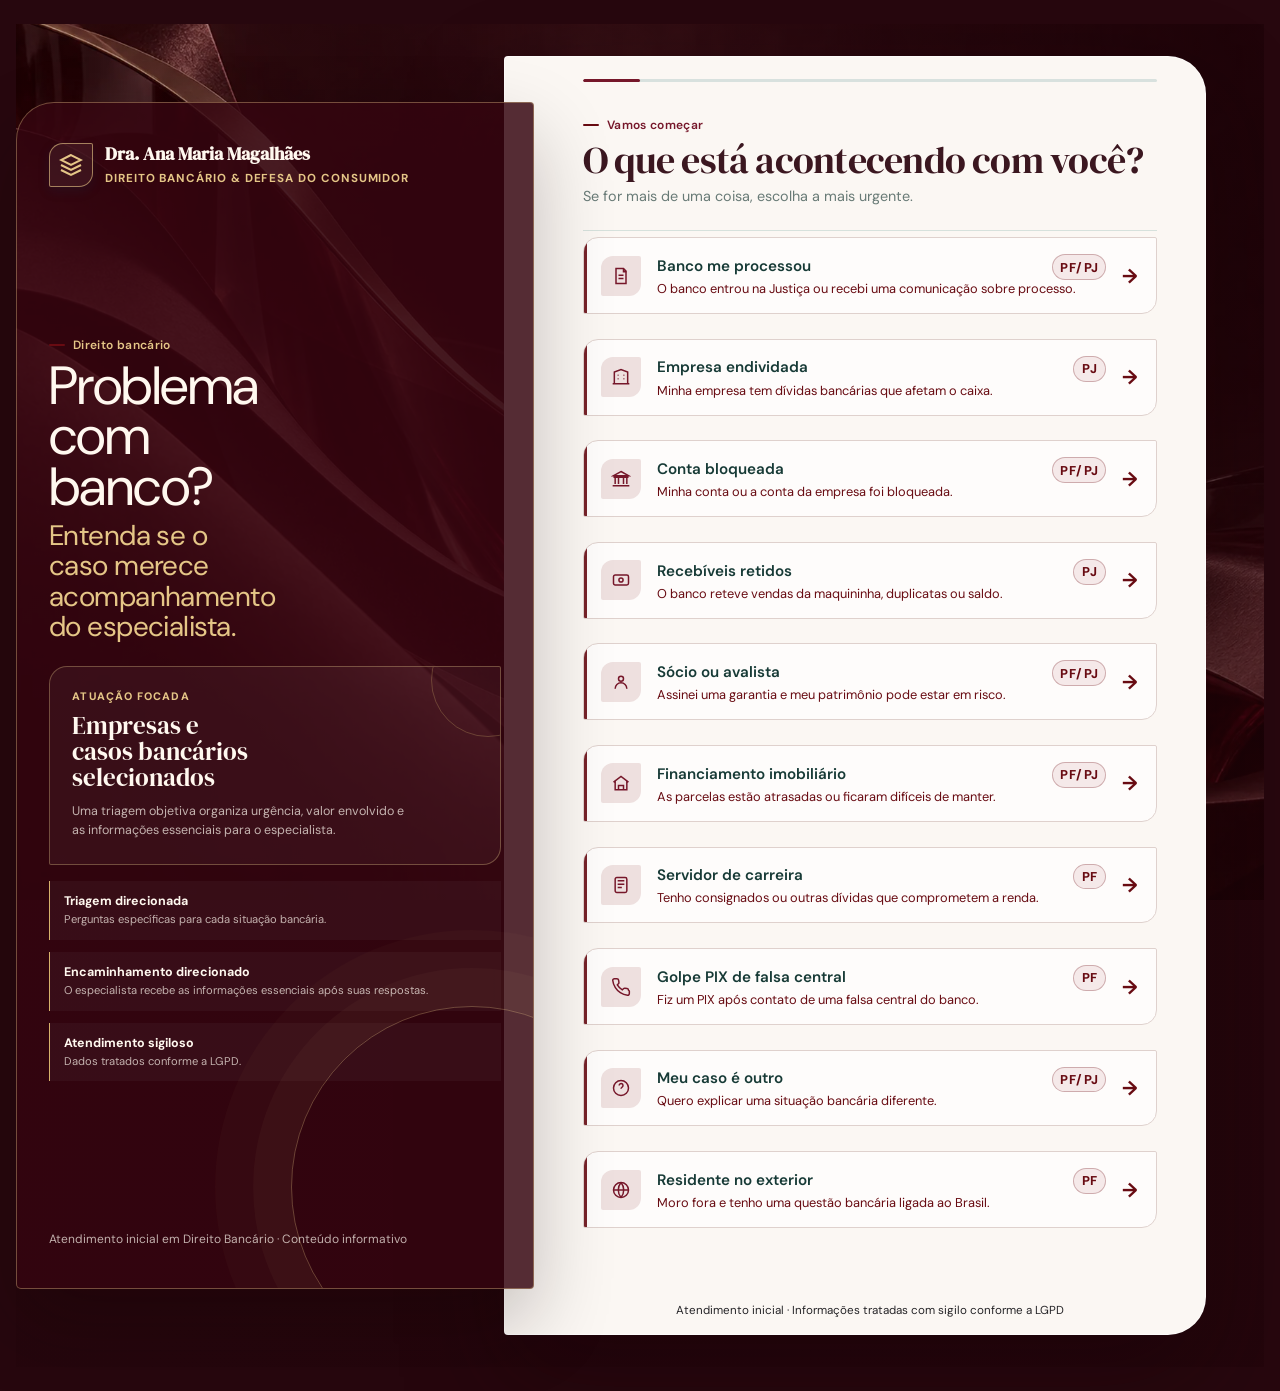
<file: index.html>
<!DOCTYPE html>
<html lang="pt-BR" data-quiz-theme="sculpted">
<head>
    <meta charset="UTF-8">
    <meta name="viewport" content="width=device-width, initial-scale=1.0, maximum-scale=1.0">
    <title>Triagem bancária | Dra. Ana Maria Magalhães</title>
    <link rel="preconnect" href="https://fonts.googleapis.com">
    <link rel="preconnect" href="https://fonts.gstatic.com" crossorigin>
    <link rel="preload" as="image" href="assets/visuals/sculpted-bordeaux.webp" fetchpriority="high">
    <link href="https://fonts.googleapis.com/css2?family=DM+Sans:wght@400;500;600;700&family=DM+Serif+Display:ital@0;1&display=swap" rel="stylesheet">
    <link rel="stylesheet" href="style.css">
    <link rel="stylesheet" href="themes.css">
</head>
<body>
    <main class="stage">
        <div class="shell">
            <aside class="aside">
                <div class="brand brand-aside">
                    <div class="brand-crest" aria-hidden="true">
                        <svg width="24" height="24" viewBox="0 0 24 24" fill="none" stroke="currentColor" stroke-width="2"><path d="M12 2 2 7l10 5 10-5-10-5ZM2 17l10 5 10-5M2 12l10 5 10-5"/></svg>
                    </div>
                    <div class="brand-info">
                        <h2>Dra. Ana Maria Magalhães</h2>
                        <span class="brand-tag">Direito Bancário &amp; Defesa do Consumidor</span>
                    </div>
                </div>
                <div class="aside-main">
                    <div class="eyebrow">Direito bancário</div>
                    <h1 class="aside-title"><span>Problema com banco?</span> <em>Entenda se o caso merece acompanhamento do especialista.</em></h1>
                    <div class="aside-proof">
                        <div class="aside-proof-label">Atuação focada</div>
                        <div class="aside-proof-title">Empresas e casos bancários selecionados</div>
                        <p>Uma triagem objetiva organiza urgência, valor envolvido e as informações essenciais para o especialista.</p>
                    </div>
                    <div class="aside-signals" aria-label="Diferenciais do atendimento">
                        <div><strong>Triagem direcionada</strong><span>Perguntas específicas para cada situação bancária.</span></div>
                        <div><strong>Encaminhamento direcionado</strong><span>O especialista recebe as informações essenciais após suas respostas.</span></div>
                        <div><strong>Atendimento sigiloso</strong><span>Dados tratados conforme a LGPD.</span></div>
                    </div>
                </div>
                <div class="aside-foot"><span>Atendimento inicial em Direito Bancário · Conteúdo informativo</span></div>
            </aside>

            <div class="card" id="quizContainer">
                <div class="progress-wrap" id="progressWrap" aria-label="Progresso da triagem">
                    <div class="track"><div class="bar" id="progressBar" style="width: 10%;"></div></div>
                </div>

                <div class="body" id="quizBody">
                    <section class="quiz-step active" id="step1">
                        <div class="eyebrow">Vamos começar</div>
                        <h2 class="q-title">O que está acontecendo com você?</h2>
                        <p class="q-help">Se for mais de uma coisa, escolha a mais urgente.</p>

                        <div class="opts entry-options" id="entryOptions">
                            <button class="opt" type="button" data-branch="processo" data-audience="PF/PJ" onclick="handleOptionSelect(1, 'Banco me processou', 'processo')">
                                <div class="opt-ico"><svg width="20" height="20" viewBox="0 0 24 24" fill="none" stroke="currentColor" stroke-width="1.8"><path d="M6 3h9l3 3v15H6zM15 3v4h4M9 11h6M9 15h6"/></svg></div>
                                <div class="opt-txt"><div class="opt-heading"><strong>Banco me processou</strong><span class="audience-chip" data-audience="PF/PJ" aria-label="Público: pessoa física e pessoa jurídica">PF/PJ</span></div><span>O banco entrou na Justiça ou recebi uma comunicação sobre processo.</span></div><span class="opt-arrow">→</span>
                            </button>
                            <button class="opt" type="button" data-branch="empresa" data-audience="PJ" onclick="handleOptionSelect(1, 'Empresa endividada', 'empresa')">
                                <div class="opt-ico"><svg width="20" height="20" viewBox="0 0 24 24" fill="none" stroke="currentColor" stroke-width="1.8"><path d="M4 20V6l8-3 8 3v14M2 20h20M8 10h1M15 10h1M8 14h1M15 14h1"/></svg></div>
                                <div class="opt-txt"><div class="opt-heading"><strong>Empresa endividada</strong><span class="audience-chip" data-audience="PJ" aria-label="Público: pessoa jurídica">PJ</span></div><span>Minha empresa tem dívidas bancárias que afetam o caixa.</span></div><span class="opt-arrow">→</span>
                            </button>
                            <button class="opt" type="button" data-branch="bloqueio" data-audience="PF/PJ" onclick="handleOptionSelect(1, 'Conta bloqueada', 'bloqueio')">
                                <div class="opt-ico"><svg width="20" height="20" viewBox="0 0 24 24" fill="none" stroke="currentColor" stroke-width="1.8"><path d="M3 10h18M5 10v8M9 10v8M15 10v8M19 10v8M2 20h20M12 3l9 5H3z"/></svg></div>
                                <div class="opt-txt"><div class="opt-heading"><strong>Conta bloqueada</strong><span class="audience-chip" data-audience="PF/PJ" aria-label="Público: pessoa física e pessoa jurídica">PF/PJ</span></div><span>Minha conta ou a conta da empresa foi bloqueada.</span></div><span class="opt-arrow">→</span>
                            </button>
                            <button class="opt" type="button" data-branch="recebiveis" data-audience="PJ" onclick="handleOptionSelect(1, 'Recebíveis retidos', 'recebiveis')">
                                <div class="opt-ico"><svg width="20" height="20" viewBox="0 0 24 24" fill="none" stroke="currentColor" stroke-width="1.8"><rect x="3" y="6" width="18" height="12" rx="2"/><circle cx="12" cy="12" r="2.5"/></svg></div>
                                <div class="opt-txt"><div class="opt-heading"><strong>Recebíveis retidos</strong><span class="audience-chip" data-audience="PJ" aria-label="Público: pessoa jurídica">PJ</span></div><span>O banco reteve vendas da maquininha, duplicatas ou saldo.</span></div><span class="opt-arrow">→</span>
                            </button>
                            <button class="opt" type="button" data-branch="avalista" data-audience="PF/PJ" onclick="handleOptionSelect(1, 'Sócio ou avalista', 'avalista')">
                                <div class="opt-ico"><svg width="20" height="20" viewBox="0 0 24 24" fill="none" stroke="currentColor" stroke-width="1.8"><circle cx="12" cy="8" r="3"/><path d="M5 20a7 7 0 0 1 14 0"/></svg></div>
                                <div class="opt-txt"><div class="opt-heading"><strong>Sócio ou avalista</strong><span class="audience-chip" data-audience="PF/PJ" aria-label="Público: pessoa física e pessoa jurídica">PF/PJ</span></div><span>Assinei uma garantia e meu patrimônio pode estar em risco.</span></div><span class="opt-arrow">→</span>
                            </button>
                            <button class="opt" type="button" data-branch="imovel" data-audience="PF/PJ" onclick="handleOptionSelect(1, 'Financiamento imobiliário', 'imovel')">
                                <div class="opt-ico"><svg width="20" height="20" viewBox="0 0 24 24" fill="none" stroke="currentColor" stroke-width="1.8"><path d="m3 11 9-7 9 7M5 10v10h14V10M9 20v-5h6v5"/></svg></div>
                                <div class="opt-txt"><div class="opt-heading"><strong>Financiamento imobiliário</strong><span class="audience-chip" data-audience="PF/PJ" aria-label="Público: pessoa física e pessoa jurídica">PF/PJ</span></div><span>As parcelas estão atrasadas ou ficaram difíceis de manter.</span></div><span class="opt-arrow">→</span>
                            </button>
                            <button class="opt" type="button" data-branch="servidor" data-audience="PF" onclick="handleOptionSelect(1, 'Servidor de carreira', 'servidor')">
                                <div class="opt-ico"><svg width="20" height="20" viewBox="0 0 24 24" fill="none" stroke="currentColor" stroke-width="1.8"><rect x="5" y="3" width="14" height="18" rx="2"/><path d="M8 7h8M8 11h8M8 15h5"/></svg></div>
                                <div class="opt-txt"><div class="opt-heading"><strong>Servidor de carreira</strong><span class="audience-chip" data-audience="PF" aria-label="Público: pessoa física">PF</span></div><span>Tenho consignados ou outras dívidas que comprometem a renda.</span></div><span class="opt-arrow">→</span>
                            </button>
                            <button class="opt" type="button" data-branch="golpe" data-audience="PF" onclick="handleOptionSelect(1, 'Golpe PIX de falsa central', 'golpe')">
                                <div class="opt-ico"><svg width="20" height="20" viewBox="0 0 24 24" fill="none" stroke="currentColor" stroke-width="1.8"><path d="M22 16.9v3a2 2 0 0 1-2.2 2 19.8 19.8 0 0 1-8.6-3.1 19.5 19.5 0 0 1-6-6A19.8 19.8 0 0 1 2.1 4.2 2 2 0 0 1 4.1 2h3a2 2 0 0 1 2 1.7l.4 2.6a2 2 0 0 1-.6 1.8L7.6 9.4a16 16 0 0 0 6 6l1.3-1.3a2 2 0 0 1 1.8-.6l2.6.4a2 2 0 0 1 1.7 2z"/></svg></div>
                                <div class="opt-txt"><div class="opt-heading"><strong>Golpe PIX de falsa central</strong><span class="audience-chip" data-audience="PF" aria-label="Público: pessoa física">PF</span></div><span>Fiz um PIX após contato de uma falsa central do banco.</span></div><span class="opt-arrow">→</span>
                            </button>
                            <button class="opt" type="button" data-branch="outro" data-audience="PF/PJ" onclick="handleOptionSelect(1, 'Meu caso é outro', 'outro')">
                                <div class="opt-ico"><svg width="20" height="20" viewBox="0 0 24 24" fill="none" stroke="currentColor" stroke-width="1.8"><circle cx="12" cy="12" r="9"/><path d="M9.8 9a2.3 2.3 0 1 1 3.7 1.8c-.9.7-1.5 1.2-1.5 2.2M12 17h.01"/></svg></div>
                                <div class="opt-txt"><div class="opt-heading"><strong>Meu caso é outro</strong><span class="audience-chip" data-audience="PF/PJ" aria-label="Público: pessoa física e pessoa jurídica">PF/PJ</span></div><span>Quero explicar uma situação bancária diferente.</span></div><span class="opt-arrow">→</span>
                            </button>
                            <button class="opt" type="button" data-branch="exterior" data-audience="PF" onclick="handleOptionSelect(1, 'Residente no exterior', 'exterior')">
                                <div class="opt-ico"><svg width="20" height="20" viewBox="0 0 24 24" fill="none" stroke="currentColor" stroke-width="1.8"><circle cx="12" cy="12" r="9"/><path d="M3 12h18M12 3a14 14 0 0 1 0 18M12 3a14 14 0 0 0 0 18"/></svg></div>
                                <div class="opt-txt"><div class="opt-heading"><strong>Residente no exterior</strong><span class="audience-chip" data-audience="PF" aria-label="Público: pessoa física">PF</span></div><span>Moro fora e tenho uma questão bancária ligada ao Brasil.</span></div><span class="opt-arrow">→</span>
                            </button>
                        </div>
                    </section>

                    <section class="quiz-step" id="step2">
                        <button class="back-btn" type="button" onclick="goToStep(1)"><span aria-hidden="true">←</span> Voltar ao início</button>
                        <div class="eyebrow">Uma pergunta de cada vez</div>
                        <h2 class="q-title" id="step2Title"></h2>
                        <p class="q-help" id="step2Help">Escolha uma opção para continuar.</p>
                        <div class="opts" id="step2Options"></div>
                    </section>

                    <section class="quiz-step analysis-step" id="analysisStep" aria-live="polite" aria-busy="true">
                        <div class="analysis-spinner" aria-hidden="true"><span></span></div>
                        <div class="eyebrow">Só mais um momento</div>
                        <h2 class="q-title">Analisando suas respostas</h2>
                        <p class="q-help">Estamos organizando as informações para preparar a orientação adequada.</p>
                        <div class="analysis-status" aria-hidden="true"><span class="status-dot"></span><span id="analysisStatus">Lendo suas respostas</span></div>
                    </section>

                    <section class="quiz-step success-step" id="step4">
                        <div class="success-hero">
                            <div class="result-badge success">Resultado apurado</div>
                            <h2 class="q-title" id="successTitle">Análise concluída</h2>
                            <p class="q-help" id="successLead"></p>
                        </div>
                        <article class="authority-card" id="authorityCard" data-tone="summary">
                            <div class="authority-kicker">Orientação inicial</div>
                            <div class="authority-stat">
                                <strong class="score-value" id="scoreValue" data-value="75.3" aria-label="Score de prioridade: 75,3%">75,3%</strong>
                                <small>Indicador de urgência, não é probabilidade nem promessa de resultado.</small>
                            </div>
                            <section class="urgency-indicator" id="urgencyIndicator" aria-labelledby="urgencyLabel" data-urgent="false" data-level="red">
                                <h3 class="urgency-label" id="urgencyLabel">Nível de atenção</h3>
                                <div class="urgency-track" id="urgencyTrack" role="progressbar" aria-label="Termômetro de urgência" aria-valuemin="0" aria-valuemax="100" aria-valuenow="75.3">
                                    <span class="urgency-fill" id="urgencyFill" style="width:75.3%"></span>
                                    <span class="urgency-marker" id="urgencyMarker" style="left:75.3%" aria-hidden="true"></span>
                                </div>
                                <div class="urgency-legend" aria-hidden="true"><span>Baixa</span><span>Atenção</span><span>Prioritária</span></div>
                                <p class="urgency-status" id="urgencyStatus" aria-live="polite">A prioridade e o nível de atenção serão repassados ao especialista.</p>
                                <p class="urgency-deadline" id="urgencyDeadlineNote" hidden>Seu prazo já está correndo. Esta sinalização não garante resultado ou atendimento em prazo determinado.</p>
                            </section>
                            <div class="authority-divider"></div>
                            <h3 id="authorityTitle">Informações que serão repassadas ao especialista</h3>
                            <ul class="authority-points" id="authorityPoints"></ul>
                            <p class="authority-disclaimer">Esta devolutiva resume as respostas informadas. O especialista poderá solicitar documentos adicionais no próximo contato.</p>
                        </article>
                        <div class="contact-intro">
                            <div class="whatsapp-mark" aria-hidden="true">◔</div>
                            <div><h3>Falta pouco...</h3><p id="documentsHint"></p></div>
                        </div>
                        <form id="leadForm" onsubmit="handleLeadSubmit(event)">
                            <label class="consent-field"><input type="checkbox" id="consentimento" required><span>Ao enviar seus dados, você autoriza o nosso contato por WhatsApp ou telefone. Suas informações são tratadas com sigilo, conforme a LGPD.</span></label>
                            <div class="field"><label for="nome">Para um advogado falar com você, qual é o seu nome completo? <b>*</b></label><input type="text" id="nome" required autocomplete="name" placeholder="Nome e sobrenome"></div>
                            <div class="field">
                                <label for="whatsapp">Qual o seu WhatsApp com DDD? <b>*</b></label>
                                <div class="phone-input-row">
                                    <div class="ddi-control" id="ddiControl" hidden><label class="sr-only" for="ddi">DDI</label><input type="text" id="ddi" value="+55" inputmode="tel" maxlength="5" aria-label="Código internacional do país" oninput="applyDdiMask(this)"></div>
                                    <input type="tel" id="whatsapp" required autocomplete="tel" inputmode="tel" placeholder="(00) 00000-0000" maxlength="18" oninput="applyWhatsAppMask(this)">
                                </div>
                            </div>
                            <div class="field contact-grid">
                                <div><label for="cidade">Cidade <b>*</b></label><input type="text" id="cidade" required autocomplete="address-level2" placeholder="Sua cidade"></div>
                                <div><label for="estado">Estado <b>*</b></label><input type="text" id="estado" required autocomplete="address-level1" placeholder="UF" maxlength="2"></div>
                            </div>
                            <div class="field"><label for="horario">Melhor período para falarmos <b>*</b></label><select id="horario" required><option value="">Selecione</option><option value="manha">Manhã</option><option value="tarde">Tarde</option></select></div>
                            <button type="submit" class="cta-btn" id="btnSubmit"><span>Enviar informações ao especialista</span><span aria-hidden="true">→</span></button>
                        </form>
                        <div class="trust-footer"><span>🔒 Atendimento sigiloso · LGPD</span></div>
                    </section>

                    <section class="quiz-step" id="disqualifiedStep">
                        <div class="disqualified-icon" aria-hidden="true">i</div>
                        <div class="result-badge calm" id="disqBadge">Resposta franca</div>
                        <h2 class="q-title" id="disqTitle"></h2>
                        <p class="q-help" id="disqLead"></p>
                        <div class="disq-box" id="disqContent"></div>
                        <button class="btn-restart" type="button" onclick="restartQuiz()">Refazer a análise</button>
                    </section>
                </div>

                <div class="foot">Atendimento inicial · Informações tratadas com sigilo conforme a LGPD</div>
            </div>
        </div>
    </main>
    <script src="theme-switcher.js"></script>
    <script src="quiz-flow.js"></script>
</body>
</html>
</file>
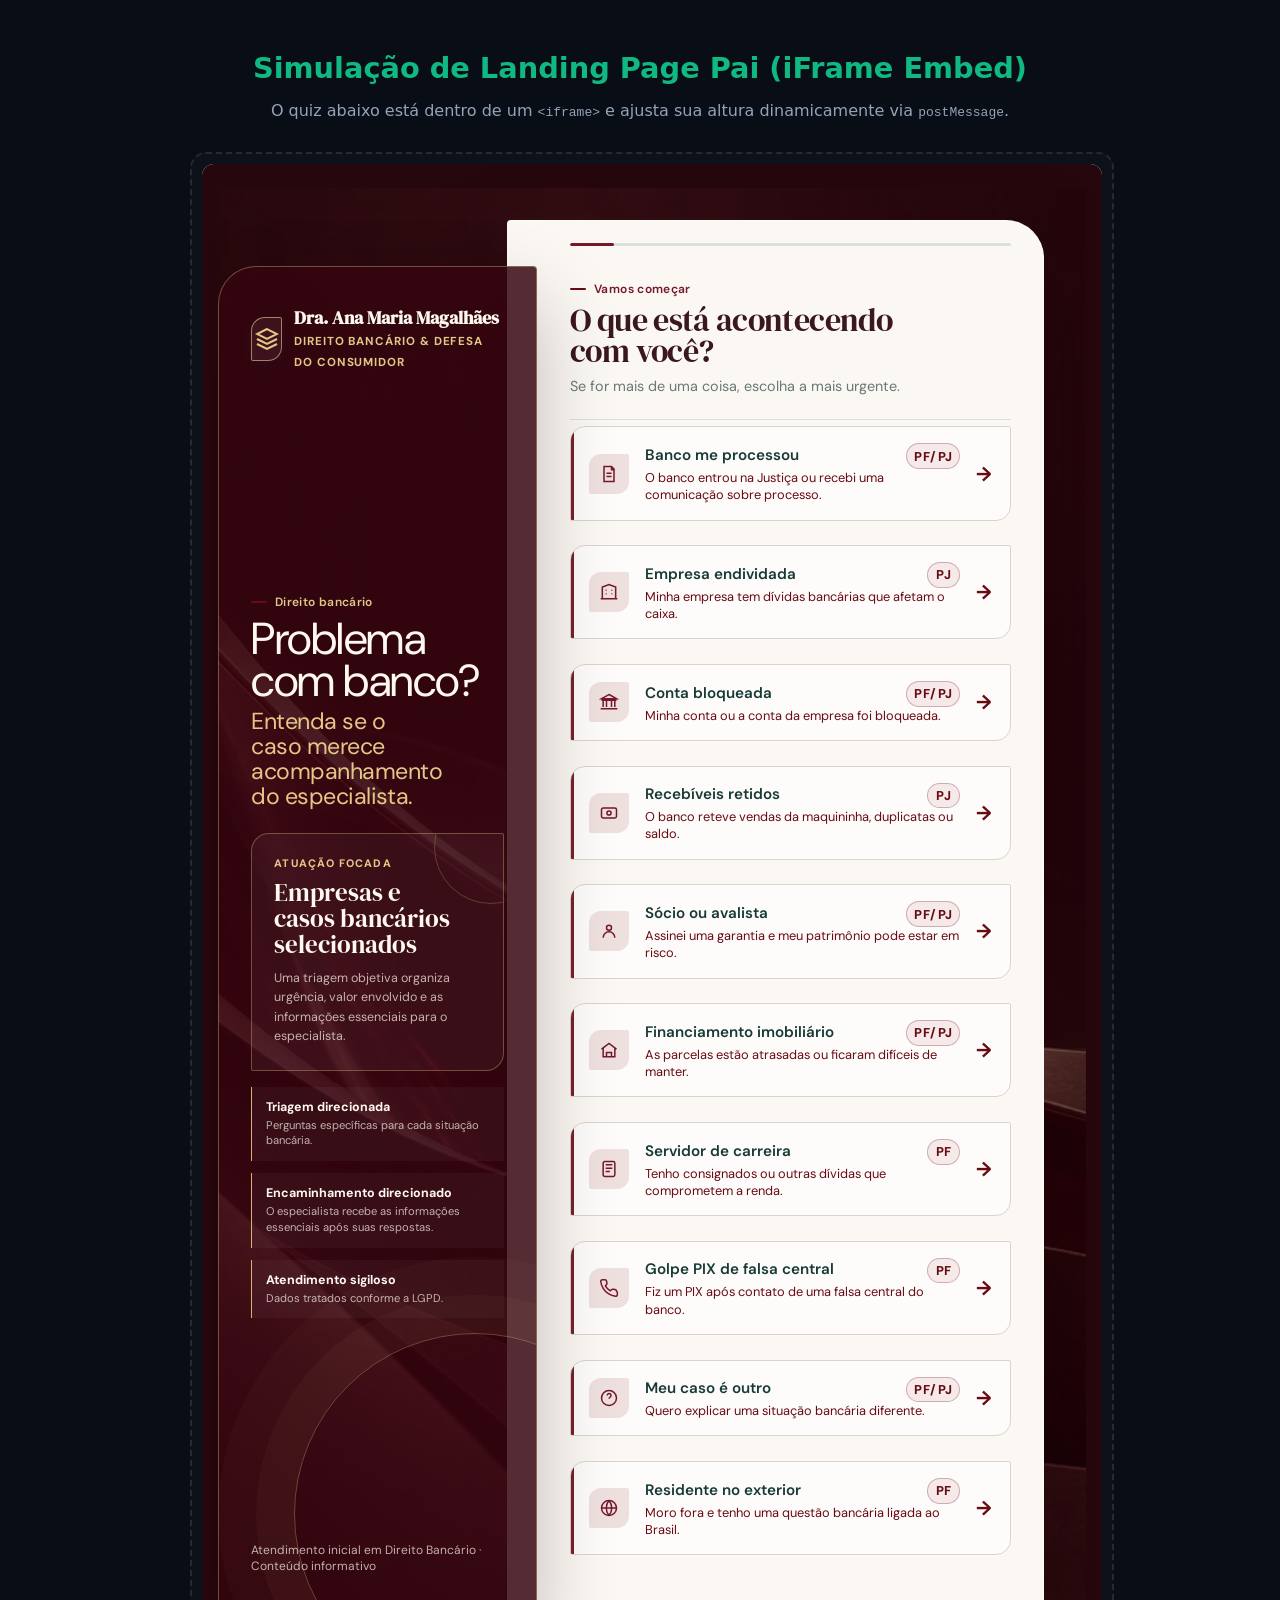
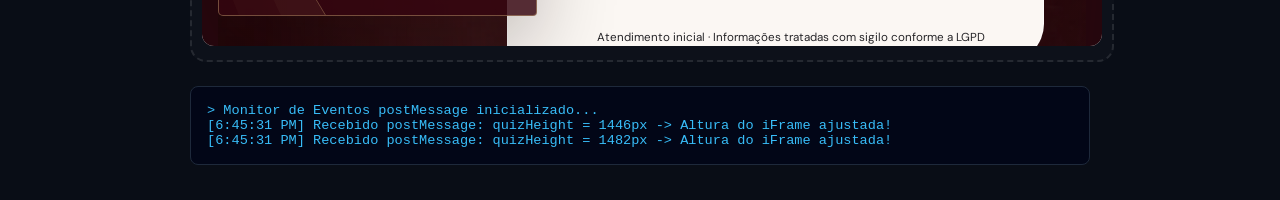
<file: iframe_test.html>
<!DOCTYPE html>
<html lang="pt-BR">
<head>
    <meta charset="UTF-8">
    <meta name="viewport" content="width=device-width, initial-scale=1.0">
    <title>Página Pai - Teste de Embed iFrame com Auto-Height</title>
    <style>
        body {
            font-family: system-ui, -apple-system, sans-serif;
            background: #090d16;
            color: #e2e8f0;
            padding: 2rem;
            margin: 0;
            display: flex;
            flex-direction: column;
            align-items: center;
        }

        .container {
            max-width: 900px;
            width: 100%;
        }

        .header {
            text-align: center;
            margin-bottom: 2rem;
        }

        .header h1 {
            color: #10b981;
            font-size: 1.8rem;
            margin-bottom: 0.5rem;
        }

        .header p {
            color: #94a3b8;
        }

        .iframe-wrapper {
            width: 100%;
            background: rgba(255, 255, 255, 0.02);
            border: 2px dashed rgba(255, 255, 255, 0.1);
            border-radius: 16px;
            padding: 10px;
            transition: all 0.3s ease;
        }

        iframe {
            width: 100%;
            border: none;
            border-radius: 12px;
            transition: height 0.3s ease;
        }

        .log-box {
            margin-top: 1.5rem;
            background: #020617;
            border: 1px solid #1e293b;
            padding: 1rem;
            border-radius: 8px;
            font-family: monospace;
            font-size: 0.85rem;
            color: #38bdf8;
            max-height: 150px;
            overflow-y: auto;
        }
    </style>
</head>
<body>
    <div class="container">
        <div class="header">
            <h1>Simulação de Landing Page Pai (iFrame Embed)</h1>
            <p>O quiz abaixo está dentro de um <code>&lt;iframe&gt;</code> e ajusta sua altura dinamicamente via <code>postMessage</code>.</p>
        </div>

        <div class="iframe-wrapper">
            <iframe id="quizIframe" src="index.html" scrolling="no"></iframe>
        </div>

        <div class="log-box" id="logBox">
            > Monitor de Eventos postMessage inicializado...<br>
        </div>
    </div>

    <script>
        const iframe = document.getElementById('quizIframe');
        const logBox = document.getElementById('logBox');

        function logEvent(msg) {
            const time = new Date().toLocaleTimeString();
            logBox.innerHTML += `[${time}] ${msg}<br>`;
            logBox.scrollTop = logBox.scrollHeight;
        }

        // Escuta as mensagens enviadas pelo quiz (index.html)
        window.addEventListener('message', (event) => {
            if (event.data && event.data.quizHeight) {
                const newHeight = event.data.quizHeight;
                iframe.style.height = `${newHeight}px`;
                logEvent(`Recebido postMessage: quizHeight = ${newHeight}px -> Altura do iFrame ajustada!`);
            }
        });
    </script>
</body>
</html>
</file>
<file: style.css>
/* ==========================================================================
   QUIZ BANCÁRIO PREMIUM — Dra. Ana Maria Magalhães
   Design editorial (Off-White, Deep Navy, Rich Gold, Emerald)
   ========================================================================== */

:root {
    --ink: #173a36;
    --ink-soft: #31534e;
    --muted: #687a76;
    --muted-light: #91a09d;
    --burgundy: #680b12;
    --burgundy-soft: #f5e9e9;
    --gold: #b69652;
    --gold-bright: #cfb36e;
    --gold-soft: #faf5e9;
    --accent: var(--burgundy);
    --accent-soft: var(--burgundy-soft);
    --surface: #fbfcfa;
    --surface-muted: #e9f0ed;
    --line: #d6e1dc;
    --radius-lg: 24px;
    --radius-md: 12px;
    --radius-sm: 7px;
    --shadow-main: 0 18px 48px -28px rgba(23, 58, 54, 0.34);
    --shadow-hover: 0 12px 24px -18px rgba(180, 95, 75, 0.42);
    --transition: all 0.24s cubic-bezier(0.16, 1, 0.3, 1);
}

/* Identidade visual: bordeaux e dourado sobre o fundo original. */
.shell {
    border-color: rgba(182, 150, 82, 0.52);
}

.shell::before {
    background: var(--burgundy);
}

.brand-crest {
    background: var(--burgundy);
    color: var(--gold-bright);
    border: 1px solid rgba(182, 150, 82, 0.7);
}

.brand-tag,
.eyebrow,
.progress-meta b {
    color: var(--burgundy);
}

.aside-title em {
    color: var(--burgundy);
}

.aside-proof {
    position: relative;
    overflow: hidden;
    margin-top: 1.4rem;
    padding: 1.35rem 1.4rem 1.45rem;
    border: 1px solid rgba(207, 179, 110, 0.72);
    border-radius: 1rem;
    background: var(--burgundy);
    color: #fffaf1;
    box-shadow: 0 16px 30px -24px rgba(104, 11, 18, 0.85);
}

.aside-proof::after {
    content: "";
    position: absolute;
    top: -2.8rem;
    right: -2.8rem;
    width: 7rem;
    height: 7rem;
    border: 1px solid rgba(207, 179, 110, 0.28);
    border-radius: 50%;
}

.aside-proof-label {
    margin-bottom: 0.55rem;
    color: var(--gold-bright);
    font-size: 0.68rem;
    font-weight: 800;
    letter-spacing: 0.1em;
    text-transform: uppercase;
}

.aside-proof-title {
    max-width: 16ch;
    color: #fffdf8;
    font-family: 'DM Serif Display', Georgia, serif;
    font-size: 1.55rem;
    line-height: 1.05;
    text-wrap: balance;
}

.aside-proof p {
    max-width: 42ch;
    margin-top: 0.75rem;
    color: rgba(255, 250, 241, 0.82);
    font-size: 0.78rem;
    line-height: 1.55;
}

.aside-signals {
    display: grid;
    gap: 0.75rem;
    margin-top: 1rem;
}

.aside-signals > div {
    padding: 0.75rem 0.85rem;
    border-left: 1px solid var(--gold);
    background: rgba(255, 255, 255, 0.42);
}

.aside-signals strong,
.aside-signals span {
    display: block;
}

.aside-signals strong {
    color: var(--ink);
    font-size: 0.78rem;
}

.aside-signals span {
    margin-top: 0.2rem;
    color: var(--muted);
    font-size: 0.7rem;
    line-height: 1.4;
}

.bar {
    background: var(--burgundy);
}

.opt,
.success-step #leadForm,
.laudo-option-box,
.disq-box {
    border-color: rgba(182, 150, 82, 0.46);
}

.opt,
.opt:nth-child(n) {
    --tone: var(--burgundy);
    --tone-soft: var(--burgundy-soft);
}

.opt::before {
    background: var(--burgundy);
}

.opt-ico,
.opt-ico.alert,
.opt-ico.highlight {
    border-color: rgba(182, 150, 82, 0.48);
}

.authority-card {
    max-width: 610px;
    margin: 0 auto 1.6rem;
    padding: 1.65rem 1.55rem 1.35rem;
    border: 1px solid rgba(182, 150, 82, 0.62);
    border-radius: 1.35rem;
    background: linear-gradient(145deg, #fffdf8 0%, var(--gold-soft) 100%);
    color: var(--ink);
    text-align: center;
    box-shadow: 0 20px 38px -30px rgba(104, 11, 18, 0.5);
}

.authority-kicker {
    color: #866b32;
    font-size: 0.68rem;
    font-weight: 800;
    letter-spacing: 0.08em;
    text-transform: uppercase;
}

.authority-stat {
    display: grid;
    justify-items: center;
    gap: 0.35rem;
    margin: 0.7rem 0;
}

.authority-stat strong {
    color: var(--burgundy);
    font-family: 'DM Serif Display', Georgia, serif;
    font-size: clamp(3.7rem, 10vw, 5rem);
    font-weight: 400;
    font-variant-numeric: tabular-nums;
    line-height: 0.9;
}

.score-value {
    display: inline-block;
    min-inline-size: 2ch;
    text-shadow: 0 8px 20px rgba(104, 11, 18, 0.12);
    transition: color 240ms ease, transform 240ms cubic-bezier(0.16, 1, 0.3, 1);
}

.score-value.is-counting {
    transform: translateY(-2px) scale(1.04);
}

.authority-stat span {
    color: var(--muted);
    font-size: 0.78rem;
    line-height: 1.45;
}

.authority-stat small {
    color: #866b32;
    font-size: 0.72rem;
    font-weight: 700;
}

.authority-status {
    display: inline-flex;
    align-items: center;
    min-height: 30px;
    padding: 0.35rem 0.7rem;
    border: 1px solid rgba(182, 150, 82, 0.58);
    border-radius: 999px;
    background: rgba(255, 255, 255, 0.72);
    color: var(--burgundy);
    font-size: 0.68rem;
    font-weight: 800;
}

.authority-card[data-tone="urgent"] .authority-status {
    border-color: rgba(104, 11, 18, 0.32);
    background: var(--burgundy-soft);
}

.authority-divider {
    margin: 1rem 0 0.95rem;
    border-top: 1px dashed rgba(182, 150, 82, 0.5);
}

.authority-card h3 {
    margin-bottom: 0.75rem;
    color: var(--ink);
    font-family: 'DM Serif Display', Georgia, serif;
    font-size: 1.05rem;
    font-weight: 400;
}

.authority-points {
    display: grid;
    gap: 0.6rem;
    max-width: 470px;
    margin: 0 auto;
    padding: 0;
    list-style: none;
    text-align: left;
}

.authority-points li {
    position: relative;
    padding-left: 1.25rem;
    color: var(--ink-soft);
    font-size: 0.76rem;
    font-weight: 600;
    line-height: 1.4;
}

.authority-points li::before {
    content: "✓";
    position: absolute;
    left: 0;
    color: var(--burgundy);
    font-weight: 900;
}

.authority-disclaimer {
    margin: 1rem 0 0;
    padding-top: 0.8rem;
    border-top: 1px solid rgba(182, 150, 82, 0.3);
    color: var(--muted);
    font-size: 0.64rem;
    font-style: italic;
    line-height: 1.5;
}

.contact-intro {
    border: 1px solid rgba(182, 150, 82, 0.62);
    border-bottom: 0;
    background: linear-gradient(135deg, #680b12, #7c1820);
}

.success-step #leadForm {
    border-color: rgba(182, 150, 82, 0.62);
}

.success-step .field input,
.success-step select {
    border-color: rgba(182, 150, 82, 0.48);
}

.success-step .field input:focus,
.success-step select:focus,
.free-response textarea:focus {
    border-color: var(--burgundy);
    outline: 3px solid rgba(104, 11, 18, 0.1);
}

.cta-btn,
.free-response .free-submit {
    background: var(--burgundy);
}

.cta-btn:hover,
.free-response .free-submit:hover {
    background: #7b151d;
}

.phone-input-row {
    display: flex;
    gap: 0.65rem;
}

.phone-input-row > #whatsapp {
    min-width: 0;
    flex: 1;
}

.ddi-control {
    flex: 0 0 82px;
}

.ddi-control label {
    display: block;
    margin-bottom: 0.3rem;
}

.ddi-control input {
    width: 100%;
    text-align: center;
}

@media (max-width: 600px) {
    .authority-card {
        padding: 1.4rem 1rem 1.1rem;
        border-radius: 1.1rem;
    }

    .authority-stat strong {
        font-size: 3.8rem;
    }

    .phone-input-row {
        gap: 0.5rem;
    }

    .ddi-control {
        flex-basis: 74px;
    }
}

* {
    margin: 0;
    padding: 0;
    box-sizing: border-box;
    font-family: 'DM Sans', -apple-system, BlinkMacSystemFont, sans-serif;
    -webkit-font-smoothing: antialiased;
}

html,
body {
    width: 100%;
    max-width: 100%;
    overflow-x: hidden;
}

body {
    background: #e8efec;
    color: var(--muted);
    min-height: 100vh;
    display: flex;
    align-items: center;
    justify-content: center;
    padding: 1.5rem 1rem;
}

/* Base Stage */
.stage {
    width: 100%;
    min-width: 0;
    max-width: 1050px;
}

.shell {
    width: 100%;
    min-width: 0;
    display: flex;
    background: var(--bg-card);
    border: 1px solid var(--line);
    border-radius: var(--radius-lg);
    box-shadow: var(--shadow-main);
    overflow: hidden;
    position: relative;
}

/* Fita dourada no topo */
.shell::before {
    content: "";
    position: absolute;
    top: 0;
    left: 0;
    right: 0;
    height: 2px;
    background: var(--accent);
    z-index: 10;
}

/* ASIDE PAINEL LATERAL (DESKTOP) */
.aside {
    flex: 0 0 42%;
    background: var(--surface-muted);
    padding: 2.5rem 2rem;
    display: flex;
    flex-direction: column;
    justify-content: space-between;
    border-right: 1px solid var(--line);
}

.brand-aside {
    display: flex;
    align-items: center;
    gap: 0.85rem;
}

.brand-crest {
    width: 44px;
    height: 44px;
    border-radius: 12px;
    background: var(--ink);
    color: #f2c7b9;
    display: flex;
    align-items: center;
    justify-content: center;
    box-shadow: 0 4px 12px rgba(21, 50, 79, 0.2);
}

.brand-info h2 {
    font-family: 'Fraunces', serif;
    font-size: 1.15rem;
    font-weight: 600;
    color: var(--ink);
    line-height: 1.2;
}

.brand-tag {
    font-size: 0.725rem;
    font-weight: 700;
    text-transform: uppercase;
    letter-spacing: 0.08em;
    color: var(--accent);
}

.aside-main {
    margin: 2rem 0;
}

.eyebrow {
    font-size: 0.75rem;
    font-weight: 700;
    text-transform: uppercase;
    letter-spacing: 0.12em;
    color: var(--gold);
    display: flex;
    align-items: center;
    gap: 0.5rem;
    margin-bottom: 0.5rem;
}

.eyebrow::before {
    content: "";
    width: 16px;
    height: 2px;
    background: var(--gold);
    border-radius: 2px;
}

.aside-title {
    font-family: 'DM Serif Display', Georgia, serif;
    font-size: 1.85rem;
    font-weight: 600;
    color: var(--ink);
    line-height: 1.2;
    letter-spacing: -0.01em;
    margin-bottom: 1.5rem;
}

.aside-title em {
    font-style: normal;
    color: var(--accent);
}

.aside-title > span,
.aside-title em {
    display: block;
}

.aside-title em {
    max-inline-size: 15ch;
    margin-top: 0.16em;
    font-size: clamp(1.45rem, 2.2vw, 2rem);
    line-height: 1.08;
    letter-spacing: -0.02em;
    overflow-wrap: break-word;
    text-wrap: balance;
}

.vcard {
    background: var(--ink);
    color: #ffffff;
    border-radius: var(--radius-md);
    padding: 1.25rem 1.4rem;
    position: relative;
    overflow: hidden;
    margin-bottom: 1.5rem;
}

.vcard::after {
    content: "";
    position: absolute;
    right: -20px;
    top: -20px;
    width: 100px;
    height: 100px;
    border-radius: 50%;
    border: 2px solid rgba(231, 192, 105, 0.15);
}

.vcard-label {
    font-size: 0.7rem;
    font-weight: 700;
    text-transform: uppercase;
    letter-spacing: 0.12em;
    color: #f2c7b9;
}

.vcard-num {
    font-family: 'Fraunces', serif;
    font-size: 2.2rem;
    font-weight: 600;
    color: var(--gold-bright);
    line-height: 1.1;
    margin: 0.4rem 0;
}

.vcard-num span {
    font-size: 1rem;
    color: #d5e2de;
    font-family: 'DM Sans', sans-serif;
    font-weight: 500;
}

.vcard-det {
    font-size: 0.85rem;
    color: #d5e2de;
    line-height: 1.45;
}

.trust-badge-row {
    display: flex;
    flex-direction: column;
    gap: 0.6rem;
}

.trust-badge {
    display: flex;
    align-items: center;
    gap: 0.6rem;
    font-size: 0.85rem;
    font-weight: 600;
    color: var(--navy);
}

.badge-icon {
    color: var(--emerald);
}

.aside-foot {
    font-size: 0.75rem;
    color: var(--muted-light);
    line-height: 1.4;
}

/* CARD DO QUIZ (LADO DIREITO) */
.card {
    flex: 1;
    min-width: 0;
    display: flex;
    flex-direction: column;
    background: var(--surface);
}

.head {
    padding: 1.25rem 1.75rem;
    display: flex;
    align-items: center;
    justify-content: space-between;
    border-bottom: 1px solid var(--border-cool);
}

.brand {
    display: flex;
    align-items: center;
    gap: 0.75rem;
}

.brand-mark {
    width: 36px;
    height: 36px;
    border-radius: 10px;
    background: var(--navy);
    color: var(--gold-bright);
    font-family: 'Fraunces', serif;
    font-weight: 700;
    font-size: 1rem;
    display: flex;
    align-items: center;
    justify-content: center;
}

.brand-txt b {
    display: block;
    font-family: 'Fraunces', serif;
    font-size: 1rem;
    color: var(--navy);
    line-height: 1.1;
}

.brand-txt span {
    font-size: 0.7rem;
    font-weight: 700;
    text-transform: uppercase;
    letter-spacing: 0.1em;
    color: var(--gold);
}

.secure-tag {
    display: flex;
    align-items: center;
    gap: 0.4rem;
    font-size: 0.75rem;
    font-weight: 600;
    color: var(--emerald-deep);
    background: var(--emerald-bg);
    padding: 0.35rem 0.75rem;
    border-radius: 999px;
    border: 1px solid rgba(18, 161, 102, 0.2);
}

/* PROGRESS BAR */
.progress-wrap {
    padding: 1rem 1.75rem 0;
}

.progress-meta {
    display: flex;
    justify-content: space-between;
    font-size: 0.8rem;
    font-weight: 600;
    color: var(--muted-light);
    margin-bottom: 0.4rem;
}

.progress-meta b {
    color: var(--accent);
}

.track {
    height: 7px;
    background: var(--line);
    border-radius: 999px;
    overflow: hidden;
}

.bar {
    height: 100%;
    background: var(--accent);
    border-radius: 999px;
    transition: width 0.4s var(--transition);
}

/* QUIZ BODY */
.body {
    min-width: 0;
    padding: 1.75rem;
    flex: 1;
}

.quiz-step {
    min-width: 0;
    display: none;
    animation: fadeIn 0.35s var(--transition) forwards;
}

.quiz-step.active {
    display: block;
}

@keyframes fadeIn {
    from { opacity: 0; transform: translateY(8px); }
    to { opacity: 1; transform: translateY(0); }
}

.q-title {
    font-family: 'DM Serif Display', Georgia, serif;
    font-size: 1.4rem;
    font-weight: 600;
    color: var(--ink);
    line-height: 1.25;
    margin-bottom: 0.5rem;
    overflow-wrap: anywhere;
}

.q-help {
    font-size: 0.9rem;
    color: var(--muted);
    line-height: 1.5;
    margin-bottom: 1.35rem;
}

/* OPTIONS GRID */
.opts {
    min-width: 0;
    display: flex;
    flex-direction: column;
    gap: 0.85rem;
}

.opt {
    width: 100%;
    display: flex;
    align-items: center;
    gap: 1rem;
    padding: 1.1rem 1.25rem;
    background: #ffffff;
    border: 1.5px solid var(--border-cool);
    border-radius: var(--radius-md);
    color: var(--navy);
    text-align: left;
    cursor: pointer;
    transition: var(--transition);
    box-shadow: 0 1px 2px rgba(21, 50, 79, 0.04);

}

.opt:hover {
    border-color: var(--gold);
    background: var(--gold-bg);
    transform: translateY(-2px);
    box-shadow: var(--shadow-hover);
}

.opt-ico {
    width: 38px;
    height: 38px;
    border-radius: 10px;
    background: var(--gold-bg);
    color: var(--gold);
    display: flex;
    align-items: center;
    justify-content: center;
    flex-shrink: 0;
    transition: var(--transition);
}

.opt:hover .opt-ico {
    background: var(--gold);
    color: #ffffff;
}

.opt-ico.alert {
    background: rgba(245, 158, 11, 0.15);
    color: #d97706;
}

.opt-txt {
    flex: 1;
    min-width: 0;
}

.opt-txt strong {
    display: block;
    font-size: 0.95rem;
    font-weight: 700;
    color: var(--navy);
    margin-bottom: 0.15rem;
}

.opt-txt span {
    display: block;
    font-size: 0.8rem;
    color: var(--slate);
    line-height: 1.35;
    overflow-wrap: anywhere;
}

.opt-arrow {
    width: 30px;
    height: 30px;
    border-radius: 50%;
    background: #faf2dd;
    color: var(--gold);
    display: flex;
    align-items: center;
    justify-content: center;
    font-weight: 700;
    font-size: 1rem;
    transition: var(--transition);
}

.opt:hover .opt-arrow {
    background: var(--gold);
    color: #ffffff;
    transform: translateX(3px);
}

/* BACK BUTTON */
.back-btn {
    background: transparent;
    border: none;
    color: var(--slate-dim);
    font-size: 0.85rem;
    font-weight: 600;
    display: inline-flex;
    align-items: center;
    gap: 0.4rem;
    cursor: pointer;
    margin-bottom: 1rem;
    transition: var(--transition);
}

.back-btn:hover {
    color: var(--navy);
}

/* RESULT BADGES */
.result-badge {
    display: inline-flex;
    align-items: center;
    gap: 0.5rem;
    padding: 0.4rem 0.9rem;
    border-radius: 999px;
    font-size: 0.75rem;
    font-weight: 700;
    letter-spacing: 0.04em;
    text-transform: uppercase;
    margin-bottom: 1rem;
}

.result-badge.success {
    background: var(--emerald-bg);
    color: var(--emerald-deep);
    border: 1px solid rgba(18, 161, 102, 0.3);
}

.result-badge.calm {
    background: var(--border-cool);
    color: var(--navy);
    border: 1px solid var(--border-warm);
}

/* SUMMARY CARD */
.summary-card {
    background: var(--gold-bg);
    border: 1px solid #ecdcb6;
    border-radius: var(--radius-md);
    padding: 1rem 1.25rem;
    margin-bottom: 1.5rem;
    display: flex;
    flex-direction: column;
    gap: 0.5rem;
}

.summary-line {
    display: flex;
    justify-content: space-between;
    font-size: 0.875rem;
}

.summary-label {
    color: var(--slate);
}

.summary-val {
    font-weight: 700;
    color: var(--navy);
}

/* LAUDO TÉCNICO BOX (R$ 150) */
.laudo-option-box {
    background: linear-gradient(135deg, #fff9ed 0%, #fef3c7 100%);
    border: 1.5px solid #f59e0b;
    border-radius: var(--radius-md);
    padding: 1.25rem;
    margin-bottom: 1.5rem;
    text-align: center;
}

.laudo-tag {
    font-size: 0.7rem;
    font-weight: 800;
    text-transform: uppercase;
    color: #b45309;
    letter-spacing: 0.1em;
    margin-bottom: 0.3rem;
}

.laudo-option-box h3 {
    font-family: 'Fraunces', serif;
    font-size: 1.15rem;
    color: var(--navy);
    margin-bottom: 0.4rem;
}

.laudo-option-box p {
    font-size: 0.85rem;
    color: var(--slate);
    line-height: 1.4;
    margin-bottom: 1rem;
}

.btn-laudo {
    display: inline-block;
    width: 100%;
    padding: 0.85rem;
    background: #d97706;
    color: #ffffff;
    font-weight: 700;
    font-size: 0.9rem;
    text-decoration: none;
    border-radius: var(--radius-sm);
    transition: var(--transition);
}

.btn-laudo:hover {
    background: #b45309;
}

.laudo-divider {
    font-size: 0.75rem;
    color: var(--slate-dim);
    margin-top: 0.75rem;
    font-weight: 600;
}

/* FORM FIELDS */
.field {
    margin-bottom: 1.1rem;
}

.field label {
    display: block;
    font-size: 0.85rem;
    font-weight: 700;
    color: var(--navy);
    margin-bottom: 0.4rem;
}

.field input {
    width: 100%;
    padding: 0.85rem 1rem;
    background: #ffffff;
    border: 1.5px solid var(--border-cool);
    border-radius: var(--radius-sm);
    color: var(--navy);
    font-size: 0.95rem;
    outline: none;
    transition: var(--transition);
}

.field input:focus {
    border-color: var(--gold);
    box-shadow: 0 0 0 3px rgba(176, 133, 41, 0.15);
}

.cta-btn {
    width: 100%;
    padding: 1.1rem;
    background: linear-gradient(180deg, #1bb978 0%, var(--emerald-deep) 100%);
    color: #ffffff;
    border: none;
    border-radius: var(--radius-md);
    font-size: 1rem;
    font-weight: 700;
    cursor: pointer;
    display: flex;
    align-items: center;
    justify-content: center;
    gap: 0.6rem;
    box-shadow: 0 12px 26px -10px rgba(12, 132, 83, 0.5);
    transition: var(--transition);

}

.cta-btn:hover {
    transform: translateY(-2px);
    box-shadow: 0 16px 30px -10px rgba(12, 132, 83, 0.65);
}

.trust-footer {
    text-align: center;
    font-size: 0.75rem;
    color: var(--slate-dim);
    margin-top: 1rem;
}

/* DISQUALIFIED TELA */
.disqualified-icon {
    width: 54px;
    height: 54px;
    border-radius: 50%;
    background: var(--gold-bg);
    color: var(--gold);
    display: flex;
    align-items: center;
    justify-content: center;
    margin-bottom: 1rem;
}

.disq-box {
    background: var(--border-cool);
    border-left: 4px solid var(--gold);
    border-radius: var(--radius-sm);
    padding: 1.1rem 1.25rem;
    margin: 1.25rem 0;
    font-size: 0.875rem;
    line-height: 1.6;
    color: var(--navy);
}

.disq-box ul {
    margin-top: 0.5rem;
    padding-left: 1.2rem;
}

.disq-box li {
    margin-bottom: 0.4rem;
}

.btn-restart {
    background: #ffffff;
    border: 1.5px solid var(--border-cool);
    color: var(--navy);
    padding: 0.75rem 1.25rem;
    border-radius: var(--radius-sm);
    font-size: 0.85rem;
    font-weight: 700;
    cursor: pointer;
    display: inline-flex;
    align-items: center;
    gap: 0.5rem;
    transition: var(--transition);
}

.btn-restart:hover {
    background: var(--border-cool);
}

/* FOOTER FIXO */
.foot {
    padding: 1rem 1.75rem;
    border-top: 1px solid var(--border-cool);
    font-size: 0.725rem;
    color: var(--slate-dim);
    display: flex;
    align-items: center;
    justify-content: center;
    gap: 0.5rem;
    text-align: center;
}

/* Adaptação mobile */
@media (max-width: 860px) {
    body {
        padding: 0.5rem;
    }

    .shell {
        flex-direction: column;
    }

    .aside {
        display: none; /* Em mobile, o quiz ocupa a tela cheia para evitar distrações */
    }

    .card {
        width: 100%;
    }

    .head {
        padding: 1rem;
    }

    .body {
        padding: 1.25rem 1rem;
    }

    .q-title {
        font-size: 1.25rem;
    }

    .opt {
        padding: 0.9rem 1rem;
        gap: 0.75rem;
    }

    .opt-ico {
        width: 32px;
        height: 32px;
    }
}

/* Premium editorial pass: quiet surfaces, one accent, clear hierarchy. */
.shell {
    background: var(--surface);
    border-color: var(--line);
    box-shadow: var(--shadow-main);
}

.shell::before {
    height: 2px;
    background: var(--accent);
}

.aside {
    background: var(--surface-muted);
    border-right: 1px solid var(--line);
}

.brand-info h2,
.aside-title,
.q-title,
.laudo-option-box h3 {
    font-family: 'DM Serif Display', Georgia, serif;
    color: var(--ink);
}

.brand-tag,
.eyebrow,
.eyebrow::before,
.progress-meta b {
    color: var(--accent);
}

.eyebrow {
    text-transform: none;
    letter-spacing: 0.03em;
    font-weight: 600;
}

.eyebrow::before {
    background: currentColor;
}

.aside-title {
    font-size: clamp(2rem, 3vw, 2.75rem);
    line-height: 1.08;
    text-wrap: balance;
}

.aside-title em {
    color: var(--accent);
}

.vcard {
    background: var(--ink);
    border-radius: var(--radius-md);
    box-shadow: none;
}

.vcard-label {
    color: #e9b9aa;
    letter-spacing: 0.08em;
}

.vcard-num {
    color: #f2c7b9;
    font-size: 1.85rem;
}

.vcard-num span,
.vcard-det {
    color: #d5e2de;
}

.aside-foot {
    color: var(--muted-light);
}

.card {
    background: var(--surface);
}

.progress-wrap {
    padding: 1.5rem 2.25rem 0;
}

.progress-meta {
    color: var(--muted);
}

.track {
    height: 2px;
    background: var(--line);
}

.bar {
    background: var(--accent);
}

.body {
    padding: 2rem 2.25rem 2.5rem;
}

.q-title {
    font-size: clamp(1.65rem, 2.4vw, 2.2rem);
    line-height: 1.08;
    letter-spacing: -0.02em;
    text-wrap: balance;
}

.q-help {
    max-width: 52ch;
    color: var(--muted);
}

.opts {
    gap: 0;
    border-top: 1px solid var(--line);
}

.opt {
    gap: 1rem;
    padding: 1.15rem 0.25rem;
    background: transparent;
    border: 0;
    border-bottom: 1px solid var(--line);
    border-radius: 0;
    box-shadow: none;
    color: var(--ink);
}

.opt:hover {
    background: var(--accent-soft);
    border-color: var(--line);
    transform: none;
    box-shadow: none;
}

.opt:active,
.cta-btn:active,
.btn-restart:active {
    transform: translateY(1px) scale(0.99);
}

.opt:focus-visible,
.back-btn:focus-visible,
.cta-btn:focus-visible,
.btn-restart:focus-visible,
.btn-laudo:focus-visible,
.field input:focus-visible,
.field select:focus-visible,
.free-response textarea:focus-visible,
.consent-field input:focus-visible {
    outline: 3px solid rgba(180, 95, 75, 0.32);
    outline-offset: 3px;
}

.opt-ico,
.opt-ico.alert,
.opt-ico.highlight {
    width: 40px;
    height: 40px;
    border-radius: 10px;
    background: var(--accent-soft);
    color: var(--accent);
}

.opt-txt strong {
    color: var(--ink);
    font-weight: 600;
}

.opt-txt span {
    color: var(--muted);
}

.opt-arrow {
    width: auto;
    height: auto;
    background: transparent;
    color: var(--accent);
    font-size: 1.25rem;
}

.opt:hover .opt-ico,
.opt:hover .opt-arrow {
    background: transparent;
    color: var(--accent);
    transform: none;
}

.back-btn {
    color: var(--muted);
}

.back-btn:hover {
    color: var(--ink);
}

.result-badge.success,
.result-badge.calm {
    background: var(--accent-soft);
    border-color: transparent;
    color: var(--accent);
}

.summary-card {
    background: var(--surface-muted);
    border: 1px solid var(--line);
    border-radius: var(--radius-md);
}

.summary-label,
.laudo-option-box p,
.laudo-divider,
.trust-footer {
    color: var(--muted);
}

.summary-val,
.field label,
.disq-box,
.btn-restart {
    color: var(--ink);
}

.laudo-option-box {
    background: var(--accent-soft);
    border-color: rgba(180, 95, 75, 0.35);
}

.laudo-tag {
    color: var(--accent);
}

.btn-laudo,
.btn-laudo:hover {
    background: var(--ink);
}

.field input {
    background: var(--surface);
    border-color: var(--line);
    color: var(--ink);
}

.field input:focus {
    border-color: var(--accent);
    box-shadow: 0 0 0 3px rgba(180, 95, 75, 0.14);
}

.cta-btn {
    background: var(--ink);
    box-shadow: 0 12px 24px -18px rgba(23, 58, 54, 0.7);
}

.cta-btn:hover {
    background: var(--ink-soft);
    box-shadow: 0 16px 28px -18px rgba(23, 58, 54, 0.72);
}

.disqualified-icon {
    background: var(--accent-soft);
    color: var(--accent);
}

.disq-box {
    background: var(--surface-muted);
    border-left-color: var(--accent);
}

.btn-restart {
    background: var(--surface);
    border-color: var(--line);
}

.btn-restart:hover {
    background: var(--surface-muted);
}

@media (prefers-reduced-motion: reduce) {
    *,
    *::before,
    *::after {
        animation-duration: 0.01ms !important;
        animation-iteration-count: 1 !important;
        scroll-behavior: auto !important;
        transition-duration: 0.01ms !important;
    }
}

/* Texto disponível para leitores de tela. */
.sr-only {
    position: absolute !important;
    width: 1px !important;
    height: 1px !important;
    padding: 0 !important;
    margin: -1px !important;
    overflow: hidden !important;
    clip: rect(0, 0, 0, 0) !important;
    white-space: nowrap !important;
    border: 0 !important;
}

/* Entry screen now prioritizes business banking cases. */
.legacy-entry-options {
    display: none !important;
}

.entry-options .opt-ico span,
#valueOptions .opt-ico span,
#step2Options .opt-ico span {
    color: var(--accent);
    font-size: 0.68rem;
    font-weight: 800;
    letter-spacing: 0.02em;
}

.entry-options .opt-txt strong {
    color: var(--ink);
}

.entry-options {
    display: grid;
    grid-template-columns: 1fr;
    gap: 0.7rem;
}

.opt-heading {
    display: flex;
    align-items: center;
    justify-content: space-between;
    gap: 0.75rem;
    width: 100%;
}

.opt-heading strong {
    min-width: 0;
    overflow-wrap: anywhere;
}

.audience-chip {
    flex: 0 0 auto;
    min-width: 2.1rem;
    padding: 0.2rem 0.42rem;
    border: 1px solid rgba(104, 11, 18, 0.28);
    border-radius: 999px;
    background: var(--burgundy-soft);
    color: var(--burgundy);
    font-size: 0.62rem;
    font-weight: 800;
    letter-spacing: 0.04em;
    line-height: 1.2;
    text-align: center;
    white-space: nowrap;
}

.urgency-indicator {
    margin: 0.9rem 0 0;
    padding: 1rem;
    border: 1px solid rgba(104, 11, 18, 0.2);
    border-radius: 15px 2px 15px 2px;
    background: rgba(255, 255, 255, 0.68);
    text-align: left;
}

.authority-card .urgency-label {
    margin: 0;
    color: var(--ink);
    font-family: 'DM Sans', -apple-system, BlinkMacSystemFont, sans-serif;
    font-size: 0.78rem;
    font-weight: 800;
}

.urgency-track {
    position: relative;
    height: 0.5rem;
    margin-top: 0.65rem;
    overflow: visible;
    border-radius: 999px;
    background: linear-gradient(90deg, #628c72 0 33%, #d2a23a 33% 66%, #941f2e 66% 100%);
    box-shadow: inset 0 1px 2px rgba(59, 23, 32, 0.18);
}

.urgency-fill {
    position: absolute;
    inset: 0 auto 0 0;
    display: block;
    width: 38%;
    height: 100%;
    border-radius: inherit;
    background: rgba(255, 255, 255, 0.2);
    transition: width 240ms cubic-bezier(0.16, 1, 0.3, 1);
}

.urgency-marker {
    position: absolute;
    top: 50%;
    left: 52%;
    width: 0.9rem;
    height: 0.9rem;
    border: 3px solid #fffdf8;
    border-radius: 50%;
    background: var(--burgundy);
    box-shadow: 0 2px 8px rgba(59, 23, 32, 0.34), 0 0 0 1px rgba(59, 23, 32, 0.3);
    transform: translate(-50%, -50%);
    transition: left 240ms cubic-bezier(0.16, 1, 0.3, 1), background-color 240ms ease;
}

.urgency-indicator[data-level="green"] .urgency-marker {
    background: #628c72;
}

.urgency-indicator[data-level="yellow"] .urgency-marker {
    background: #b58219;
}

.urgency-indicator[data-level="red"] .urgency-marker {
    background: #941f2e;
}

.urgency-legend {
    display: grid;
    grid-template-columns: 1fr 1fr 1fr;
    margin-top: 0.42rem;
    color: var(--muted);
    font-size: 0.62rem;
    font-weight: 700;
    letter-spacing: 0.04em;
    text-transform: uppercase;
}

.urgency-legend span:nth-child(2) {
    text-align: center;
}

.urgency-legend span:last-child {
    color: var(--burgundy);
    text-align: right;
}

.urgency-status,
.urgency-deadline {
    margin: 0.65rem 0 0;
    color: var(--muted);
    font-size: 0.72rem;
    line-height: 1.5;
}

.urgency-deadline {
    color: var(--burgundy);
    font-weight: 700;
}

.urgency-deadline[hidden] {
    display: none;
}

@media (max-width: 600px) {
    .entry-options .opt {
        display: grid;
        grid-template-columns: 40px minmax(0, 1fr);
        align-items: flex-start;
        gap: 0.7rem;
        padding-inline: 0.8rem;
    }

    .entry-options .opt-txt {
        width: 100%;
        min-width: 0;
    }

    .entry-options .opt-heading {
        display: flex;
        flex-direction: row;
        align-items: flex-start;
        justify-content: space-between;
        gap: 0.5rem;
        width: 100%;
    }

    .entry-options .opt-heading strong {
        flex: 1 1 auto;
        min-width: 0;
    }

    .entry-options .audience-chip {
        flex: 0 0 auto;
        margin-left: auto;
    }

    .entry-options .opt-arrow {
        display: none;
    }
}

.profile-switch {
    display: inline-flex;
    gap: 0.2rem;
    margin: 0 0 1rem;
    padding: 0.2rem;
    border: 1px solid var(--line);
    border-radius: 999px;
    background: var(--surface-muted);
}

.profile-btn {
    min-height: 32px;
    padding: 0.35rem 0.75rem;
    border: 0;
    border-radius: 999px;
    background: transparent;
    color: var(--muted);
    cursor: pointer;
    font: inherit;
    font-size: 0.72rem;
    font-weight: 700;
}

.profile-btn.is-active {
    background: var(--surface);
    color: var(--ink);
    box-shadow: 0 2px 8px rgba(23, 58, 54, 0.1);
}

.contact-grid {
    display: grid;
    grid-template-columns: 1fr 0.32fr;
    gap: 0.75rem;
}

.success-step select {
    width: 100%;
    min-height: 52px;
    padding: 0.85rem 1rem;
    border: 1px solid var(--line);
    border-radius: 0.8rem;
    background: var(--surface);
    color: var(--ink);
    font: inherit;
}

.consent-field {
    display: flex;
    align-items: flex-start;
    gap: 0.6rem;
    margin: 0.3rem 0 1rem;
    color: var(--muted);
    font-size: 0.72rem;
    line-height: 1.4;
}

.consent-field input {
    flex: 0 0 auto;
    width: 16px;
    height: 16px;
    accent-color: var(--burgundy);
}

.free-response {
    display: grid;
    gap: 0.75rem;
}

.free-response textarea {
    width: 100%;
    min-height: 120px;
    padding: 1rem;
    resize: vertical;
    border: 1px solid var(--line);
    border-radius: 0.9rem;
    background: var(--surface);
    color: var(--ink);
    font: inherit;
}

.free-response .free-submit {
    min-height: 48px;
    border: 0;
    border-radius: 0.8rem;
    background: var(--ink);
    color: #fff;
    cursor: pointer;
    font: inherit;
    font-weight: 700;
}

@media (max-width: 600px) {
    .contact-grid {
        grid-template-columns: 1fr;
        gap: 0;
    }
}

/* Success screen: editorial proof card + clear WhatsApp handoff. */
.success-step {
    padding-top: 1.2rem;
}

.success-step > .result-badge,
.success-step > .q-title,
.success-step > .q-help {
    display: none;
}

.success-hero {
    max-width: 610px;
    margin: 0 auto 1.5rem;
    text-align: center;
}

.success-hero .result-badge {
    margin-bottom: 0.8rem;
}

.success-hero .q-title {
    margin-bottom: 0.7rem;
    font-size: clamp(2rem, 5vw, 3.05rem);
    line-height: 1.06;
}

.success-hero .q-title em {
    color: #ad7a17;
    font-style: normal;
}

.success-hero .q-help {
    max-width: 480px;
    margin-inline: auto;
}

.evidence-card {
    max-width: 610px;
    margin: 0 auto 1.5rem;
    padding: 1.55rem 1.4rem 1.35rem;
    background: linear-gradient(145deg, #fff9e9, #fff1c9);
    border: 1px solid #edd49a;
    border-radius: 1.5rem;
    color: var(--ink);
    text-align: center;
    box-shadow: 0 16px 35px rgba(133, 99, 28, 0.1);
}

.evidence-kicker,
.evidence-caption {
    color: #9a6d18;
    font-size: 0.72rem;
    font-weight: 800;
    letter-spacing: 0.05em;
    text-transform: uppercase;
}

.evidence-number {
    margin: 0.65rem 0 0.15rem;
    font-family: 'DM Serif Display', Georgia, serif;
    font-size: clamp(3.1rem, 10vw, 4.1rem);
    line-height: 0.95;
    color: #173a56;
}

.evidence-card > p {
    margin: 0;
    color: #5d6265;
    font-size: 0.82rem;
    line-height: 1.35;
}

.evidence-card > p strong {
    color: #9a6d18;
}

.evidence-card > p span {
    font-size: 0.72rem;
}

.evidence-pill {
    display: inline-flex;
    align-items: center;
    gap: 0.45rem;
    margin: 0.8rem 0 0.95rem;
    padding: 0.45rem 0.8rem;
    border: 1px solid #a8dfc4;
    border-radius: 999px;
    background: #e5f8ee;
    color: #078459;
    font-size: 0.74rem;
    font-weight: 800;
}

.evidence-pill span {
    width: 8px;
    height: 8px;
    border-radius: 50%;
    background: #08a567;
    box-shadow: 0 0 0 4px rgba(8, 165, 103, 0.12);
}

.evidence-divider {
    border-top: 1px dashed rgba(154, 109, 24, 0.25);
    margin-bottom: 0.9rem;
}

.evidence-caption {
    max-width: 320px;
    margin: 0 auto 0.65rem;
    font-size: 0.66rem;
    line-height: 1.35;
    text-transform: none;
}

.evidence-list {
    display: grid;
    gap: 0.5rem;
    max-width: 510px;
    margin: 0 auto;
    padding: 0;
    list-style: none;
    text-align: left;
}

.evidence-list li {
    position: relative;
    padding-left: 1.35rem;
    color: #173a56;
    font-size: 0.78rem;
    font-weight: 650;
    line-height: 1.35;
}

.evidence-list li::before {
    content: '✓';
    position: absolute;
    left: 0;
    color: #079963;
    font-weight: 900;
}

.contact-intro {
    display: flex;
    align-items: center;
    gap: 0.9rem;
    max-width: 610px;
    margin: 0 auto;
    padding: 1.25rem 1.35rem;
    border-radius: 1.35rem 1.35rem 0 0;
    background: linear-gradient(135deg, #078b59, #13a66e);
    color: #fff;
}

.whatsapp-mark {
    display: grid;
    flex: 0 0 42px;
    width: 42px;
    height: 42px;
    place-items: center;
    border: 1px solid rgba(255,255,255,0.2);
    border-radius: 50%;
    background: rgba(255,255,255,0.14);
    font-size: 1.7rem;
    transform: rotate(-45deg);
}

.contact-intro h3 {
    margin: 0 0 0.35rem;
    color: #fff;
    font-family: 'DM Serif Display', Georgia, serif;
    font-size: 1.3rem;
    line-height: 1.05;
}

.contact-intro p {
    margin: 0;
    color: rgba(255,255,255,0.88);
    font-size: 0.78rem;
    line-height: 1.5;
}

.success-step .summary-card {
    display: none;
}

.success-step #leadForm {
    max-width: 610px;
    margin: 0 auto;
    padding: 1.25rem 1.35rem 1.1rem;
    border: 1px solid var(--line);
    border-top: 0;
    border-radius: 0 0 1.35rem 1.35rem;
    background: var(--surface);
}

.success-step .field label {
    color: #52606a;
    font-size: 0.75rem;
}

.success-step .field label b {
    color: #b27a1a;
}

.success-step .field label span {
    color: var(--muted);
    font-weight: 500;
}

.success-step .field input {
    min-height: 52px;
    border-radius: 0.8rem;
}

.success-step .cta-btn {
    min-height: 54px;
    background: linear-gradient(135deg, #079a61, #12ad70);
    border-radius: 0.8rem;
    box-shadow: 0 14px 24px -12px rgba(7, 139, 89, 0.6);
}

.success-step .cta-btn:hover {
    background: linear-gradient(135deg, #067e50, #079a61);
}

.success-step .trust-footer {
    max-width: 610px;
    margin: 0.8rem auto 0;
    color: #9a6d18;
    font-size: 0.72rem;
    font-weight: 700;
}

@media (max-width: 600px) {
    .success-step {
        inline-size: 100%;
        min-inline-size: 0;
        max-inline-size: 100%;
        padding-top: 0.9rem;
    }

    .authority-card,
    .authority-stat,
    .urgency-indicator,
    .contact-intro,
    .success-step #leadForm {
        box-sizing: border-box;
        inline-size: 100%;
        min-inline-size: 0;
        max-inline-size: 100%;
    }

    .urgency-status,
    .urgency-deadline {
        overflow-wrap: anywhere;
    }

    .authority-stat span,
    .authority-stat small {
        overflow-wrap: anywhere;
    }

    .success-hero .q-title {
        font-size: 2.15rem;
    }

    .evidence-card {
        padding-inline: 1.05rem;
        border-radius: 1.25rem;
    }

    .contact-intro {
        align-items: flex-start;
        padding: 1.15rem 1rem;
    }

    .contact-intro h3 {
        font-size: 1.2rem;
    }

    .success-step #leadForm {
        padding-inline: 1rem;
    }
}

/* Loading state: a calm, tactile progress moment instead of a generic spinner. */
.analysis-step {
    align-items: center;
    text-align: center;
    min-height: 330px;
    padding: 2.5rem 1rem 3rem;
}

.analysis-step .eyebrow,
.analysis-step .q-help {
    max-width: 440px;
}

.analysis-orb {
    width: 88px;
    height: 88px;
    margin: 0 auto 1.65rem;
    border: 1px solid rgba(180, 95, 75, 0.2);
    box-shadow: 0 12px 30px rgba(180, 95, 75, 0.09);
    animation: analysisFloat 2.4s ease-in-out infinite;
}

.analysis-orb::before {
    inset: 10px;
    border-width: 3px;
    border-top-color: transparent;
    border-left-color: rgba(180, 95, 75, 0.35);
    animation: analysisSpin 1.8s cubic-bezier(0.4, 0, 0.2, 1) infinite;
}

.analysis-orb::after {
    inset: 28px;
    background: var(--accent);
    box-shadow: 0 0 0 8px rgba(180, 95, 75, 0.06), 0 0 24px rgba(180, 95, 75, 0.25);
    animation: analysisPulse 1.8s ease-in-out infinite;
}

.analysis-orb span {
    inset: -9px;
    border: 1px dashed rgba(180, 95, 75, 0.28);
    animation: analysisSpinReverse 5s linear infinite;
}

.analysis-step .q-title {
    max-width: 520px;
    margin-bottom: 0.6rem;
}

.analysis-status {
    display: inline-flex;
    align-items: center;
    gap: 0.55rem;
    min-height: 1.25rem;
    margin-top: 1.35rem;
    color: var(--muted);
    font-size: 0.76rem;
    font-weight: 700;
    letter-spacing: 0.08em;
    text-transform: uppercase;
}

.status-dot {
    width: 7px;
    height: 7px;
    border-radius: 50%;
    background: var(--accent);
    box-shadow: 0 0 0 5px rgba(180, 95, 75, 0.1);
    animation: statusBlink 1.2s ease-in-out infinite;
}

#analysisStatus.is-changing {
    animation: statusChange 0.36s ease both;
}

@keyframes analysisFloat {
    0%, 100% { transform: translateY(0); }
    50% { transform: translateY(-5px); }
}

@keyframes analysisSpinReverse {
    to { transform: rotate(-360deg); }
}

@keyframes statusBlink {
    0%, 100% { opacity: 0.45; transform: scale(0.8); }
    50% { opacity: 1; transform: scale(1); }
}

@keyframes statusChange {
    from { opacity: 0; transform: translateY(5px); }
    to { opacity: 1; transform: translateY(0); }
}

@media (max-width: 860px) {
    .analysis-step {
        min-height: 390px;
        padding-inline: 0.5rem;
    }
}

@media (prefers-reduced-motion: reduce) {
    .analysis-orb,
    .analysis-orb span,
    .status-dot,
    #analysisStatus.is-changing {
        animation: none;
    }
}

/* Mobile layout: keep brand context, reduce chrome, protect touch targets. */
@media (max-width: 860px) {
    body {
        align-items: flex-start;
        min-height: 100dvh;
        padding: 0;
        background: var(--surface);
    }

    .stage {
        width: 100%;
        min-width: 0;
        max-width: none;
        overflow: hidden;
    }

    .shell {
        flex-direction: column;
        width: 100%;
        min-width: 0;
        min-height: 100dvh;
        border-right: 0;
        border-left: 0;
        border-radius: 0;
        box-shadow: none;
    }

    .aside {
        display: block;
        padding: 1.15rem 1rem 1.25rem;
        border-right: 0;
        border-bottom: 1px solid var(--line);
    }

    .brand-aside {
        gap: 0.65rem;
    }

    .brand-crest {
        width: 36px;
        height: 36px;
        border-radius: 9px;
    }

    .brand-info h2 {
        font-size: 0.98rem;
    }

    .brand-tag {
        font-size: 0.6rem;
        letter-spacing: 0.06em;
    }

    .aside-main {
        margin: 1.15rem 0 0;
    }

    .aside-main .eyebrow {
        margin-bottom: 0.35rem;
        font-size: 0.7rem;
    }

    .aside-title {
        max-width: 24ch;
        margin-bottom: 1rem;
        font-size: clamp(1.55rem, 7vw, 2rem);
        line-height: 1.08;
    }

    .vcard {
        margin-bottom: 0;
        padding: 0.85rem 1rem;
    }

    .vcard-label {
        font-size: 0.62rem;
    }

    .vcard-num {
        margin: 0.25rem 0;
        font-size: 1.55rem;
    }

    .vcard-det {
        display: none;
    }

    .aside-foot {
        display: none;
    }

    .card {
        width: 100%;
        min-width: 0;
    }

    .progress-wrap {
        padding: 1rem 1rem 0;
    }

    .body {
        width: 100%;
        min-width: 0;
        padding: 1.35rem 1rem 2rem;
    }

    .q-title {
        font-size: clamp(1.55rem, 7vw, 1.9rem);
        line-height: 1.1;
    }

    .q-help {
        margin-bottom: 1.1rem;
        font-size: 0.9rem;
    }

    .opt {
        min-width: 0;
        min-height: 68px;
        margin: 0.5rem 0;
        padding: 0.95rem 0.8rem 0.95rem 1rem;
        gap: 0.7rem;
    }

    .opt-ico,
    .opt-ico.alert,
    .opt-ico.highlight {
        width: 36px;
        height: 36px;
        flex-basis: 36px;
    }

    .opt-txt strong {
        font-size: 0.9rem;
        line-height: 1.25;
    }

    .opt-txt span {
        font-size: 0.78rem;
        line-height: 1.3;
    }

    .opt-arrow {
        min-width: 24px;
        font-size: 1.1rem;
    }

    .back-btn {
        min-height: 44px;
        margin-bottom: 0.55rem;
    }

    .field input,
    .cta-btn,
    .btn-laudo,
    .btn-restart {
        min-height: 52px;
    }

    .summary-line {
        gap: 0.75rem;
        align-items: baseline;
    }

    .summary-val {
        text-align: right;
    }
}

@media (max-width: 860px) {
    .aside {
        display: none;
    }
}

/* Quiz state transitions and final analysis state. */
.quiz-step.is-leaving {
    display: block;
    pointer-events: none;
    animation: stepExit 0.22s cubic-bezier(0.4, 0, 1, 1) both;
}

@keyframes stepExit {
    from { opacity: 1; transform: translateY(0); }
    to { opacity: 0; transform: translateY(-10px); }
}

.analysis-step {
    min-height: 300px;
    display: none;
    flex-direction: column;
    align-items: flex-start;
    justify-content: center;
}

.analysis-step.active {
    display: flex;
}

.analysis-step .eyebrow {
    margin-bottom: 0.65rem;
}

.analysis-orb {
    position: relative;
    width: 58px;
    height: 58px;
    margin-bottom: 1.5rem;
    border: 1px solid rgba(180, 95, 75, 0.22);
    border-radius: 50%;
}

.analysis-orb::before,
.analysis-orb::after,
.analysis-orb span {
    content: "";
    position: absolute;
    border-radius: 50%;
}

.analysis-orb::before {
    inset: 8px;
    border: 2px solid var(--accent);
    border-right-color: transparent;
    animation: analysisSpin 1.1s cubic-bezier(0.4, 0, 0.2, 1) infinite;
}

.analysis-orb::after {
    inset: 20px;
    background: var(--accent);
    opacity: 0.24;
    animation: analysisPulse 1.1s ease-in-out infinite;
}

.analysis-orb span {
    inset: -6px;
    border: 1px solid rgba(180, 95, 75, 0.16);
    animation: analysisPulse 1.1s ease-in-out 0.18s infinite reverse;
}

@keyframes analysisSpin {
    to { transform: rotate(360deg); }
}

@keyframes analysisPulse {
    0%, 100% { transform: scale(0.82); opacity: 0.18; }
    50% { transform: scale(1); opacity: 0.55; }
}

.analysis-step .q-title {
    margin-bottom: 0.65rem;
}

.analysis-lines {
    display: grid;
    gap: 0.45rem;
    width: min(100%, 300px);
    margin-top: 1.25rem;
}

.analysis-lines span {
    display: block;
    height: 4px;
    overflow: hidden;
    background: var(--surface-muted);
    border-radius: 999px;
}

.analysis-lines span::after {
    content: "";
    display: block;
    width: 42%;
    height: 100%;
    background: var(--accent);
    opacity: 0.65;
    animation: analysisLine 1.5s ease-in-out infinite;
}

.analysis-lines span:nth-child(2)::after { animation-delay: 0.18s; }
.analysis-lines span:nth-child(3)::after { animation-delay: 0.36s; }

@keyframes analysisLine {
    0% { transform: translateX(-110%); }
    100% { transform: translateX(250%); }
}

@media (max-width: 860px) {
    .analysis-step {
        min-height: 360px;
    }
}

@media (prefers-reduced-motion: reduce) {
    .quiz-step.is-leaving,
    .analysis-orb::before,
    .analysis-orb::after,
    .analysis-orb span,
    .analysis-lines span::after {
        animation: none;
    }
}

/* Focused quiz interaction: elevated cards, restrained category accents. */
.progress-wrap {
    padding: 1.35rem 2.25rem 0;
}

.progress-meta {
    display: none;
}

.track {
    height: 3px;
    background: #d8e1de;
}

.bar {
    background: var(--accent);
}

.quiz-step.active {
    animation: stepEnter 0.42s cubic-bezier(0.16, 1, 0.3, 1) both;
}

.quiz-step.active .opt {
    animation: optionRise 0.48s cubic-bezier(0.16, 1, 0.3, 1) both;
}

.quiz-step.active .opt:nth-child(1) { animation-delay: 0.04s; }
.quiz-step.active .opt:nth-child(2) { animation-delay: 0.09s; }
.quiz-step.active .opt:nth-child(3) { animation-delay: 0.14s; }
.quiz-step.active .opt:nth-child(4) { animation-delay: 0.19s; }
.quiz-step.active .opt:nth-child(5) { animation-delay: 0.24s; }
.quiz-step.active .opt:nth-child(6) { animation-delay: 0.29s; }

@keyframes stepEnter {
    from { opacity: 0; transform: translateY(14px); }
    to { opacity: 1; transform: translateY(0); }
}

@keyframes optionRise {
    from { opacity: 0; transform: translateY(12px); }
    to { opacity: 1; transform: translateY(0); }
}

.opt {
    --tone: #617875;
    --tone-soft: #edf2f0;
    position: relative;
    margin: 0.65rem 0;
    padding: 1.05rem 1.1rem 1.05rem 1.2rem;
    background: #fffefa;
    border: 1px solid #d6e1dc;
    border-radius: var(--radius-md);
    box-shadow: 0 2px 0 rgba(23, 58, 54, 0.04), 0 10px 20px -18px rgba(23, 58, 54, 0.7);
    overflow: hidden;
}

.opt::before {
    content: "";
    position: absolute;
    inset: 0 auto 0 0;
    width: 3px;
    background: var(--tone);
    opacity: 0.9;
}

.opt:nth-child(1) { --tone: #4f7899; --tone-soft: #edf3f7; }
.opt:nth-child(2) { --tone: #ad7168; --tone-soft: #f7efec; }
.opt:nth-child(3) { --tone: #987b4b; --tone-soft: #f6f1e7; }
.opt:nth-child(4) { --tone: #777294; --tone-soft: #f0eff6; }
.opt:nth-child(5) { --tone: #9b655c; --tone-soft: #f6eeeb; }
.opt:nth-child(6) { --tone: #7c626d; --tone-soft: #f3eef0; }

.opt:hover {
    background: #fffefa;
    border-color: #c7d5d0;
    transform: translateY(-4px);
    box-shadow: 0 3px 0 rgba(23, 58, 54, 0.05), 0 18px 28px -18px rgba(23, 58, 54, 0.58);
}

.opt:active {
    transform: translateY(-1px) scale(0.995);
}

.opt-ico,
.opt-ico.alert,
.opt-ico.highlight {
    background: var(--tone-soft);
    color: var(--tone);
    border: 1px solid color-mix(in srgb, var(--tone) 18%, transparent);
}

.opt-txt span,
.opt-arrow {
    color: var(--tone);
}

.opt-arrow,
.opt:hover .opt-arrow {
    background: transparent;
    transform: none;
}

@media (prefers-reduced-motion: reduce) {
    .urgency-fill,
    .urgency-marker,
    .score-value {
        transition: none;
        animation: none;
    }

    .quiz-step.active,
    .quiz-step.active .opt {
        animation: none;
    }

    .opt,
    .opt:hover,
    .opt:active {
        transform: none;
    }
}

/* Sobrescritas finais da identidade visual. */
.shell { border-color: rgba(182, 150, 82, 0.52); }
.shell::before,
.bar { background: var(--burgundy); }
.brand-crest {
    border: 1px solid rgba(182, 150, 82, 0.7);
    background: var(--burgundy);
    color: var(--gold-bright);
}
.opt,
.opt:nth-child(n) {
    --tone: var(--burgundy);
    --tone-soft: var(--burgundy-soft);
    border-color: rgba(182, 150, 82, 0.46);
}
.opt:hover { border-color: rgba(182, 150, 82, 0.78); }
.contact-intro {
    border: 1px solid rgba(182, 150, 82, 0.62);
    border-bottom: 0;
    background: linear-gradient(135deg, #680b12, #7c1820);
}
.success-step #leadForm { border-color: rgba(182, 150, 82, 0.62); }
.success-step .cta-btn,
.cta-btn,
.free-response .free-submit { background: var(--burgundy); }
.success-step .cta-btn:hover,
.cta-btn:hover,
.free-response .free-submit:hover { background: #7b151d; }

/* Resposta franca: orientação clara sem aspecto de erro. */
#disqualifiedStep {
    max-width: 680px;
    margin: 0 auto;
    padding-top: 1.4rem;
    text-align: center;
}

#disqualifiedStep .disqualified-icon {
    display: none;
}

#disqualifiedStep .result-badge.calm {
    display: inline-flex;
    margin-bottom: 1rem;
    border: 1px solid rgba(182, 150, 82, 0.38);
    background: var(--burgundy-soft);
    color: var(--burgundy);
}

#disqualifiedStep .q-title {
    max-width: 18ch;
    margin: 0 auto 0.8rem;
    font-size: clamp(1.9rem, 5vw, 2.7rem);
    line-height: 1.08;
    text-wrap: balance;
}

#disqualifiedStep .q-help {
    max-width: 540px;
    margin: 0 auto 1.4rem;
    text-wrap: pretty;
}

#disqualifiedStep .disq-box {
    padding: 1.35rem 1.4rem;
    border: 1px solid rgba(182, 150, 82, 0.5);
    border-left: 3px solid var(--burgundy);
    border-radius: 1rem;
    background: #f1f4f2;
    box-shadow: 0 16px 34px -28px rgba(23, 58, 54, 0.5);
    text-align: left;
}

#disqualifiedStep .disq-box strong {
    display: block;
    margin-bottom: 0.45rem;
    color: var(--ink);
    font-size: 0.76rem;
    letter-spacing: 0.03em;
    text-transform: uppercase;
}

#disqualifiedStep .disq-box p {
    margin: 0;
    color: var(--muted);
    line-height: 1.65;
}

#disqualifiedStep .btn-restart {
    width: 100%;
    min-height: 52px;
    margin-top: 1.25rem;
    border: 1px solid var(--gold);
    border-radius: 0.8rem;
    background: transparent;
    color: var(--burgundy);
    font-weight: 750;
}

#disqualifiedStep .btn-restart:hover {
    border-color: var(--burgundy);
    background: var(--burgundy-soft);
}

/* Spinner da etapa de análise. */
.analysis-spinner {
    position: relative;
    width: 68px;
    height: 68px;
    margin-bottom: 1.5rem;
    border-radius: 50%;
}

.analysis-spinner::before,
.analysis-spinner::after,
.analysis-spinner span {
    content: "";
    position: absolute;
    border-radius: 50%;
}

.analysis-spinner::before {
    inset: 0;
    border: 3px solid rgba(182, 150, 82, 0.24);
    border-top-color: var(--burgundy);
    border-right-color: var(--burgundy);
    box-shadow: 0 10px 26px -16px rgba(104, 11, 18, 0.8);
    animation: spinnerRotate 0.9s linear infinite;
}

.analysis-spinner::after {
    inset: 12px;
    border: 1px solid rgba(182, 150, 82, 0.5);
}

.analysis-spinner span {
    inset: 25px;
    background: var(--burgundy);
    box-shadow: 0 0 0 6px rgba(104, 11, 18, 0.08);
    animation: spinnerPulse 1.2s ease-in-out infinite;
}

@keyframes spinnerRotate {
    to { transform: rotate(360deg); }
}

@keyframes spinnerPulse {
    0%, 100% { opacity: 0.42; transform: scale(0.82); }
    50% { opacity: 1; transform: scale(1); }
}

@media (max-width: 860px) {
    .analysis-spinner {
        width: 62px;
        height: 62px;
    }
}

@media (prefers-reduced-motion: reduce) {
    .analysis-spinner::before {
        animation: none !important;
    }

    .analysis-spinner span { animation: none; }
}
</file>
<file: themes.css>
/* Sculpted Bordeaux, visual único aprovado para a primeira versão. */

:root {
    --preview-bordeaux: #6f1020;
    --preview-bordeaux-deep: #3f0912;
    --preview-gold: #b8954f;
    --preview-paper: #f7f6f3;
    --preview-white: #fffefa;
    --preview-graphite: #262528;
    --preview-grey: #6d6a70;
    --preview-line: #ded9d4;
    --preview-radius: 18px;
    --preview-font-display: 'DM Serif Display', Georgia, serif;
    --preview-font-body: 'DM Sans', Arial, sans-serif;
}

html {
    background: var(--preview-paper);
}

body {
    min-width: 320px;
    background: var(--preview-page, var(--preview-paper));
    color: var(--preview-text, var(--preview-graphite));
    transition: background-color 320ms ease, color 320ms ease;
}

.stage {
    min-height: 100dvh;
    padding-block: 2rem;
    background: var(--preview-stage, transparent);
    transition: background 320ms ease;
}

.shell,
.aside,
.card,
.opt,
.opt-ico,
.track,
.bar,
.authority-card,
.urgency-indicator,
.urgency-fill,
.urgency-marker,
.score-value,
.success-step #leadForm,
.disq-box,
.field input,
.field select,
.free-response textarea,
.cta-btn,
.btn-restart,
.consent-field {
    transition:
        background-color 260ms ease,
        border-color 260ms ease,
        color 260ms ease,
        box-shadow 260ms ease,
        transform 220ms cubic-bezier(0.16, 1, 0.3, 1);
}

.opt:active,
.cta-btn:active,
.btn-restart:active,
.free-submit:active {
    transform: scale(0.985);
}

[data-quiz-theme='sculpted'] {
    --preview-page: #27070e;
    --preview-stage:
        linear-gradient(90deg, rgba(33, 4, 10, 0.3), rgba(33, 4, 10, 0.62)),
        url('assets/visuals/sculpted-bordeaux.webp') center / cover fixed no-repeat;
    --preview-picker-active: #d7b26b;
}

[data-quiz-theme='sculpted'] .stage {
    max-width: 1280px;
}

[data-quiz-theme='sculpted'] .shell {
    display: grid;
    grid-template-columns: minmax(320px, 0.82fr) minmax(560px, 1.18fr);
    width: min(1190px, calc(100% - 42px));
    overflow: visible;
    border: 0;
    border-radius: 38px 5px 38px 5px;
    background: transparent;
    box-shadow: none;
}

[data-quiz-theme='sculpted'] .shell::before {
    display: none;
}

[data-quiz-theme='sculpted'] .aside {
    position: relative;
    z-index: 2;
    min-height: 790px;
    margin: 46px -30px 46px 0;
    overflow: hidden;
    border: 1px solid rgba(229, 198, 135, 0.38);
    border-radius: 38px 4px 4px 5px;
    background: rgba(53, 5, 16, 0.84);
    color: #fff8ef;
    box-shadow: 0 34px 80px rgba(18, 0, 5, 0.24);
}

[data-quiz-theme='sculpted'] .aside::after {
    content: '';
    position: absolute;
    right: -120px;
    bottom: -80px;
    width: 360px;
    height: 360px;
    border: 1px solid rgba(229, 198, 135, 0.32);
    border-radius: 50%;
    box-shadow: 0 0 0 38px rgba(229, 198, 135, 0.035), 0 0 0 76px rgba(229, 198, 135, 0.025);
    pointer-events: none;
}

[data-quiz-theme='sculpted'] .brand,
[data-quiz-theme='sculpted'] .aside-main,
[data-quiz-theme='sculpted'] .aside-foot {
    position: relative;
    z-index: 1;
}

[data-quiz-theme='sculpted'] .brand-crest {
    border: 1px solid rgba(229, 198, 135, 0.62);
    border-radius: 14px 2px 14px 2px;
    background: rgba(255, 255, 255, 0.06);
    color: #e5c687;
}

[data-quiz-theme='sculpted'] .brand-info h2,
[data-quiz-theme='sculpted'] .aside-title,
[data-quiz-theme='sculpted'] .aside-signals strong {
    color: #fff8ef;
}

[data-quiz-theme='sculpted'] .brand-tag,
[data-quiz-theme='sculpted'] .aside .eyebrow,
[data-quiz-theme='sculpted'] .aside-proof-label {
    color: #e5c687;
}

[data-quiz-theme='sculpted'] .aside-title {
    max-width: 10ch;
    font-family: var(--preview-font-display);
    font-size: clamp(2.8rem, 4.2vw, 5rem);
    font-weight: 400;
    line-height: 0.94;
}

[data-quiz-theme='sculpted'] .aside-title em {
    display: block;
    margin-top: 0.3em;
    color: #e5c687;
}

[data-quiz-theme='sculpted'] .aside-proof {
    border: 1px solid rgba(229, 198, 135, 0.34);
    border-radius: 18px 2px 18px 2px;
    background: rgba(255, 255, 255, 0.045);
    box-shadow: none;
}

[data-quiz-theme='sculpted'] .aside-proof-title {
    color: #fff8ef;
}

[data-quiz-theme='sculpted'] .aside-proof p,
[data-quiz-theme='sculpted'] .aside-signals span,
[data-quiz-theme='sculpted'] .aside-foot {
    color: rgba(255, 248, 239, 0.7);
}

[data-quiz-theme='sculpted'] .aside-signals > div {
    border-left-color: #d7b26b;
    background: rgba(255, 255, 255, 0.035);
}

[data-quiz-theme='sculpted'] .card {
    position: relative;
    z-index: 1;
    padding-left: 30px;
    border: 1px solid rgba(255, 255, 255, 0.66);
    border-radius: 4px 38px 38px 4px;
    background: #fbf7f3;
    box-shadow: 0 42px 100px rgba(20, 0, 5, 0.34);
}

[data-quiz-theme='sculpted'] .progress-wrap {
    padding-inline: 3rem;
}

[data-quiz-theme='sculpted'] .body {
    padding: 2.2rem 3rem 3.2rem;
}

[data-quiz-theme='sculpted'] .q-title {
    color: #3b1720;
    font-family: var(--preview-font-display);
    font-size: clamp(2rem, 3vw, 3.5rem);
    font-weight: 400;
    line-height: 0.98;
}

[data-quiz-theme='sculpted'] .eyebrow {
    color: #76172a;
}

[data-quiz-theme='sculpted'] .opt {
    margin: 0.42rem 0;
    padding: 1rem 1.1rem;
    border: 1px solid #dfd1cd;
    border-radius: 15px 2px 15px 2px;
    background: rgba(255, 255, 255, 0.62);
    box-shadow: none;
}

[data-quiz-theme='sculpted'] .opt:hover {
    border-color: #b28d4b;
    background: #fff;
    box-shadow: 12px 14px 30px -28px rgba(71, 13, 27, 0.66);
    transform: translate(-3px, -2px);
}

[data-quiz-theme='sculpted'] .opt-ico {
    border: 0;
    border-radius: 12px 2px 12px 2px;
    background: #eee0df;
    color: #76172a;
}

[data-quiz-theme='sculpted'] .bar,
[data-quiz-theme='sculpted'] .cta-btn,
[data-quiz-theme='sculpted'] .free-submit {
    background: #76172a;
}

[data-quiz-theme='sculpted'] .authority-card,
[data-quiz-theme='sculpted'] .success-step #leadForm,
[data-quiz-theme='sculpted'] .disq-box {
    border-color: color-mix(in srgb, var(--preview-picker-active) 24%, #d7d2ce);
}

@media (max-width: 980px) {
    [data-quiz-theme='sculpted'] .shell {
        grid-template-columns: minmax(280px, 0.7fr) minmax(500px, 1.3fr);
    }

    [data-quiz-theme='sculpted'] .body,
    [data-quiz-theme='sculpted'] .progress-wrap {
        padding-inline: 2rem;
    }
}

@media (max-width: 860px) {
    .stage {
        padding-block: 0;
        inline-size: 100%;
        max-inline-size: 100%;
    }

    [data-quiz-theme='sculpted'] .shell {
        display: block;
        inline-size: 100%;
        max-inline-size: 100%;
        min-height: 0;
        border-radius: 0;
    }

    [data-quiz-theme='sculpted'] .card {
        inline-size: 100%;
        max-inline-size: 100%;
        min-inline-size: 0;
        min-height: 100dvh;
        margin: 0;
        padding-left: 0;
        border-radius: 0;
    }

    html[data-quiz-theme='sculpted'],
    html[data-quiz-theme='sculpted'] body,
    html[data-quiz-theme='sculpted'] .stage,
    html[data-quiz-theme='sculpted'] .shell,
    html[data-quiz-theme='sculpted'] .card,
    html[data-quiz-theme='sculpted'] .body,
    html[data-quiz-theme='sculpted'] .opts,
    html[data-quiz-theme='sculpted'] .opt {
        overflow-x: visible;
    }

    [data-quiz-theme='sculpted'] .body,
    [data-quiz-theme='sculpted'] .progress-wrap,
    [data-quiz-theme='sculpted'] .opts,
    [data-quiz-theme='sculpted'] .opt,
    [data-quiz-theme='sculpted'] .opt-txt {
        min-inline-size: 0;
        max-inline-size: 100%;
    }

    [data-quiz-theme='sculpted'] .body,
    [data-quiz-theme='sculpted'] .progress-wrap {
        box-sizing: border-box;
    }

    [data-quiz-theme='sculpted'] .opt-txt {
        overflow-wrap: anywhere;
    }
}

@media (max-width: 600px) {
    [data-quiz-theme='sculpted'] .body,
    [data-quiz-theme='sculpted'] .progress-wrap {
        padding-inline: 1rem;
    }

    [data-quiz-theme='sculpted'] .opt {
        border-radius: 12px 2px 12px 2px;
    }

    [data-quiz-theme='sculpted'] .entry-options .opt {
        grid-template-columns: minmax(0, 36px) minmax(0, 1fr);
        inline-size: 100%;
        max-inline-size: 100%;
        overflow: visible;
    }

    [data-quiz-theme='sculpted'] .entry-options .opt-txt,
    [data-quiz-theme='sculpted'] .entry-options .opt-heading,
    [data-quiz-theme='sculpted'] .entry-options .opt-txt strong,
    [data-quiz-theme='sculpted'] .entry-options .opt-txt > span {
        min-inline-size: 0;
        max-inline-size: 100%;
        overflow-wrap: anywhere;
    }
}

@media (prefers-reduced-motion: reduce) {
    body,
    .stage,
    .shell,
    .aside,
    .card,
    .opt,
    .opt-ico,
    .urgency-fill,
    .urgency-marker,
    .score-value {
        scroll-behavior: auto;
        transition: none !important;
        animation: none !important;
    }
}
</file>
